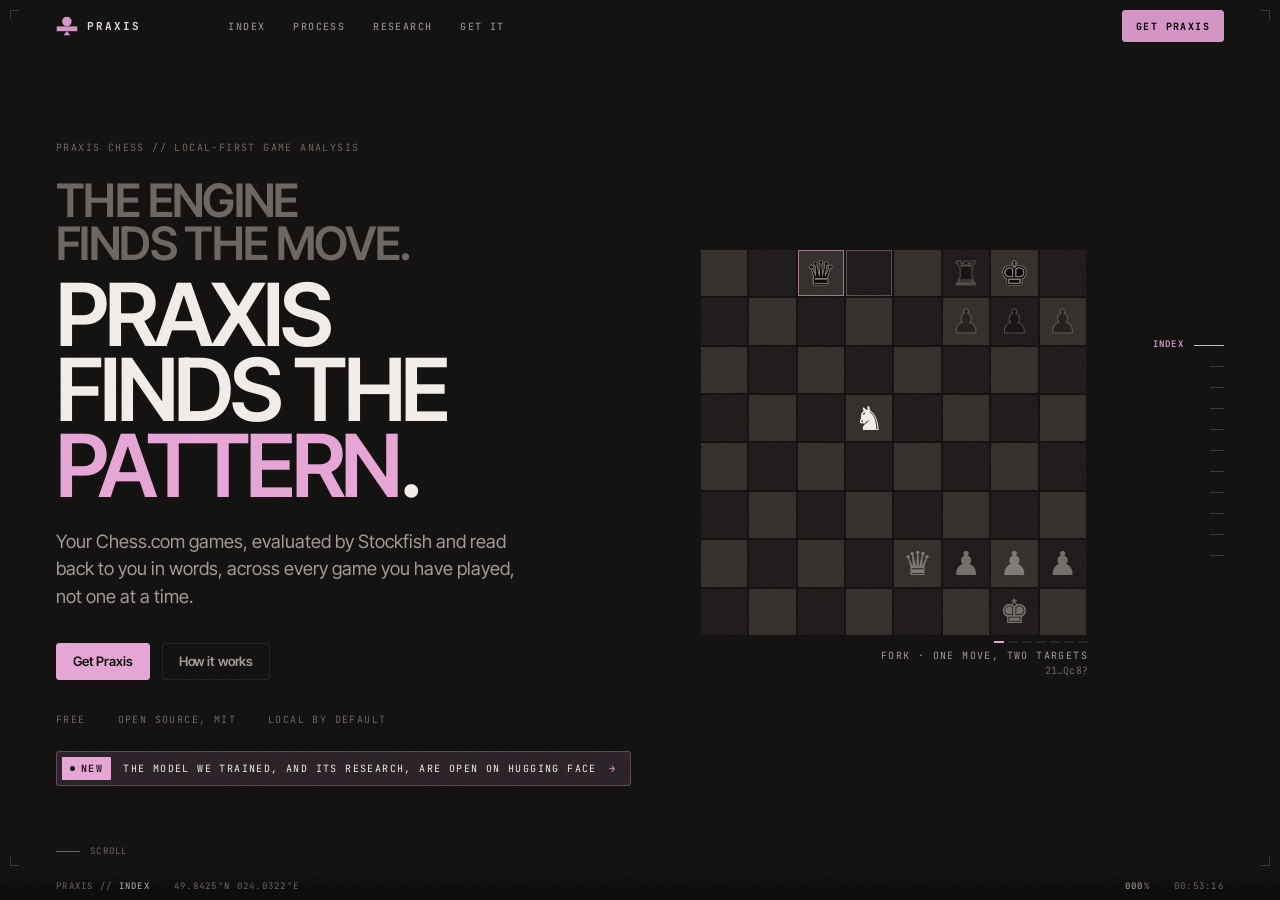
<file: index.html>
<!DOCTYPE html>
<html lang="en">
<head>
<meta charset="UTF-8" />
<meta name="viewport" content="width=device-width, initial-scale=1, viewport-fit=cover" />
<title>Praxis Chess · the engine finds the move, Praxis finds the pattern</title>
<meta name="description" content="Praxis Chess evaluates your Chess.com games with Stockfish, checks every diagnosis against the engine's evidence, explains it with local language models, and turns your mistakes into patterns and drills. Runs on your machine; open source, with the model it trained open on Hugging Face." />
<meta name="color-scheme" content="dark" />
<meta name="theme-color" content="#121110" />
<link rel="canonical" href="https://praxis-chess.github.io/" />

<link rel="icon" href="/assets/favicon.svg" type="image/svg+xml" />
<link rel="icon" href="/assets/favicon-32.png" sizes="32x32" type="image/png" />
<link rel="apple-touch-icon" href="/assets/favicon-180.png" />

<!-- THE OG URLS ARE ABSOLUTE, AND THAT IS NOT A STYLE CHOICE. Every crawler
     fetches og:image from THEIR server, where a relative path resolves
     against nothing. tools/check.py fails the build if one goes relative or
     if the four stop agreeing on a domain. -->
<meta property="og:type" content="website" />
<meta property="og:site_name" content="Praxis Chess" />
<meta property="og:title" content="Praxis Chess · find the pattern, not just the move" />
<meta property="og:description" content="Every game you have played, read back to you." />
<meta property="og:url" content="https://praxis-chess.github.io/" />
<meta property="og:image" content="https://praxis-chess.github.io/assets/og-image.png" />
<meta property="og:image:type" content="image/png" />
<meta property="og:image:width" content="1200" />
<meta property="og:image:height" content="630" />
<meta property="og:image:alt" content="A cropped chessboard with one square marked in orchid." />
<meta name="twitter:card" content="summary_large_image" />
<meta name="twitter:title" content="Praxis Chess · find the pattern, not just the move" />
<meta name="twitter:description" content="Every game you have played, read back to you." />
<meta name="twitter:image" content="https://praxis-chess.github.io/assets/og-image.png" />

<link rel="preconnect" href="https://fonts.googleapis.com" />
<link rel="preconnect" href="https://fonts.gstatic.com" crossorigin />
<link href="https://fonts.googleapis.com/css2?family=Inter+Tight:wght@400;500;600;700&family=JetBrains+Mono:wght@400;500;700&display=swap" rel="stylesheet" />

<link rel="stylesheet" href="css/base.css" />
<link rel="stylesheet" href="css/site.css" />
<!-- LAST, and that is the point: every rule in it overrides one above at
     equal specificity, so load order is what makes the phone build win. -->
<link rel="stylesheet" href="css/mobile.css" />

<!-- SITE:PREPAINT — identical on every page. Runs before the first paint. -->
<script>
(function () {
  var d = document.documentElement;
  /* WHICH BUILD. Ask the stylesheet, do not re-derive: css/mobile.css sets
     --build inside its own media query and the three sheets above are
     render-blocking, so the answer is already available here. Deciding it
     from a module instead flashes the desktop composition on a phone before
     collapsing it. ?desktop forces the full build on a phone, which is how
     the desktop layout stays testable there. */
  var narrow = (getComputedStyle(d).getPropertyValue('--build').trim() === 'mobile')
            || (window.matchMedia && window.matchMedia('(max-width:760px)').matches);
  if (narrow && !/[?&]desktop(&|=|$)/.test(location.search)) d.className += ' is-mobile';

  /* The reveal exists only on the phone build — on the desktop build the
     scenes are choreographed against the scroll accumulator instead. Setting
     the class here rather than from js/reveal.js is what prevents a flash of
     content that then hides itself. js/boot.js withdraws it if the module
     fails to mount, so the worst case is a page with no transitions. */
  var reduced = window.matchMedia
    && window.matchMedia('(prefers-reduced-motion:reduce)').matches;
  if (narrow && !reduced) d.className += ' has-reveal';
})();
</script>
<!-- /SITE:PREPAINT -->
</head>
<body data-page="home">

<div class="grain" aria-hidden="true"></div>
<a class="skip" href="#main">Skip to content</a>


<!-- SITE:HEADER -->
<header class="hdr">
  <div class="hdr__inner">
    <a class="brand" href="/" aria-label="Praxis Chess, home">
      <img src="/assets/logo.svg" alt="" width="22" height="20" />
      <span>Praxis</span>
    </a>
    <nav class="nav" aria-label="Primary">
      <a class="nav__link" data-nav="home" href="/#hero">Index</a>
      <a class="nav__link" data-nav="pipeline" href="/#pipeline">Process</a>
      <a class="nav__link" data-nav="research" href="/#research">Research</a>
      <a class="nav__link" data-nav="download" href="/#download">Get it</a>
    </nav>
    <div class="hdr__actions">
      <a class="btn btn--solid" href="/#download">Get Praxis</a>
      <button class="burger" type="button" data-burger aria-expanded="false"
              aria-controls="menu" aria-label="Open menu"><span></span></button>
    </div>
  </div>
</header>

<!-- PHONE ONLY. css/mobile.css hides this outright at 761px and up, so it is
     the one piece of markup the phone build owns outright. It opens BELOW
     the masthead, so the burger (now a cross) stays where the thumb left it,
     and the numbers count the list itself: section labels on the phone drop
     theirs, so there is no second numbering for these to disagree with. -->
<div class="menu" id="menu" data-menu hidden>
  <nav aria-label="Primary, mobile">
    <a class="menu__link" href="/#hero" data-spy="hero">The idea <i>01</i></a>
    <a class="menu__link" href="/#problem" data-spy="problem difference">The gap <i>02</i></a>
    <a class="menu__link" href="/#pipeline" data-spy="pipeline">How it works <i>03</i></a>
    <a class="menu__link" href="/#report" data-spy="report">The report <i>04</i></a>
    <a class="menu__link" href="/#evidence" data-spy="evidence">Evidence <i>05</i></a>
    <a class="menu__link" href="/#practice" data-spy="practice">Practice <i>06</i></a>
    <a class="menu__link" href="/#local" data-spy="local">Where it runs <i>07</i></a>
    <a class="menu__link" href="/#research" data-spy="research">Research <i>08</i></a>
    <a class="menu__link" href="/#download" data-spy="download end">Get Praxis <i>09</i></a>
  </nav>
  <div class="menu__foot">
    <a class="btn btn--solid btn--wide" href="mailto:?subject=Praxis%20Chess&amp;body=Open%20this%20on%20your%20computer%3A%20https%3A%2F%2Fpraxis-chess.github.io%2F" data-share>Get Praxis</a>
    <a class="btn btn--quiet btn--wide" href="https://github.com/Praxis-Chess/Praxis-Chess" target="_blank" rel="noopener">View source</a>
  </div>
</div>
<!-- /SITE:HEADER -->

<main id="main" tabindex="-1">
  <div class="stage">
    <div class="track" data-track>

      <!-- ================================================================
           01 · HERO
           =============================================================== -->
      <section class="scene" id="hero" data-len="1.3" aria-label="Praxis Chess">
        <div class="scene__pin">
          <div class="scene__in scene__in--wide">
            <div class="hero">
              <div class="hero__say">
                <p class="micro-label hero__eyebrow">Praxis Chess <span class="dim2">//</span> local-first game analysis</p>
                <!-- TWO SIZES, AND THAT IS THE ARGUMENT. The engine's half is
                     set smaller and dimmer; the Praxis half is the one that
                     gets the scale. Setting both at the same size gave equal
                     weight to a sentence the page exists to disagree with. -->
                <h1 class="t-big dim2">The engine<br />finds the move.</h1>
                <p class="t-mega hero__l2" style="margin-top:.12em">Praxis<br />finds the <span class="pink">pattern</span>.</p>
                <p class="t-read m-cut" style="margin-top:var(--s-5)">
                  Your Chess.com games, evaluated by Stockfish and read back to you
                  in words, across every game you have played, not one at a time.
                </p>
                <p class="t-read m-only" hidden style="margin-top:var(--s-5)">
                  Stockfish reads every game you have played. Praxis tells you
                  what they keep saying.
                </p>
                <!-- ON A PHONE THE PRIMARY ACTION IS THE ONE A PHONE CAN DO.
                     Praxis runs from source on a computer, so "Get Praxis"
                     from a phone led to a section that said so and stopped.
                     The phone's solid button hands the link to the share
                     sheet instead (js/phone.js), so it can be opened where it
                     can actually be installed. The wrapper, not the button,
                     carries [hidden]: .btn sets display, which beats the
                     attribute, and would show it on desktop. -->
                <div class="hero__cta">
                  <span class="m-only" hidden><a class="btn btn--solid" href="mailto:?subject=Praxis%20Chess&amp;body=Open%20this%20on%20your%20computer%3A%20https%3A%2F%2Fpraxis-chess.github.io%2F" data-share>Get Praxis</a></span>
                  <a class="btn btn--solid m-cut" href="/#download">Get Praxis</a>
                  <a class="btn btn--quiet" href="/#pipeline">How it works</a>
                </div>
                <div class="hero__meta">
                  <span class="micro-label">Free</span>
                  <span class="micro-label">Open source, MIT</span>
                  <span class="micro-label">Local by default</span>
                </div>
                <!-- The first screen is where a visitor from a post decides
                     whether to scroll, and the trained model is the newest thing
                     here, so it is shown on every width; on a phone it sits full
                     width under the claims, as a tap-sized strip. -->
                <a class="hero__new micro-label" href="/#research"><span class="hero__new-tag">New</span><span class="hero__new-txt"><span class="m-cut">The model we trained, and its research, are open on Hugging Face</span><span class="m-only" hidden>Our model and its research are on Hugging Face</span></span><span class="hero__new-go" aria-hidden="true">→</span></a>
              </div>

              <div class="hero__shot">
                <!-- THE IDEA, AS A REEL. js/heroboard.js plays seven tactics in
                     turn: a fork, a hanging piece, a skewer, a pin, a back-rank
                     mate, a discovered check and removing the defender. Each is
                     a mistake, the move that punishes it, and the motif's shape
                     locking in on the board. Every position is a real, legal one
                     and every tactic works against any defence (tools/check-hero.js
                     proves it with chess.js). The caption below is the fork's, so
                     the board makes sense with JavaScript off, and the fork's last
                     frame is what reduced motion shows. -->
                <div class="pboard" data-pboard role="img"
                     aria-label="Animated examples on a chessboard: seven tactics, one after another. A knight fork, a queen taking an unguarded knight, a rook skewer, a pin, a back-rank mate, a discovered check, and removing the defender. Each shows the mistake that allows it, the move that punishes it, and what it wins."></div>
                <p class="micro-label pboard__read" aria-hidden="true">
                  <span class="pboard__ticks" data-pboard-ticks></span>
                  <span class="pboard__l" data-pboard-l1>Fork &middot; one move, two targets</span>
                  <span class="pboard__l" data-pboard-l2><span class="pboard__san">21&hellip;Qc8? 22.Ne7+! Kh8 23.Nxc8</span></span>
                </p>
              </div>
            </div>
          </div>
        </div>
      </section>

      <!-- ================================================================
           02 · THE PROBLEM
           One move becomes many becomes one pattern. The motion here IS the
           argument: the accumulation is what Praxis actually does.
           =============================================================== -->
      <section class="scene" id="problem" data-len="2.4" aria-label="The gap">
        <div class="scene__pin">
          <div class="scene__in scene__in--wide">
            <p class="rule" style="margin-bottom:var(--s-6)"><span><span class="rule__n">02 / </span>The gap</span></p>

            <div class="prob__stage">

              <!-- THE CROSS-FADE GROUP.
                   (a), (b) and (c) are three absolute layers stacked on one
                   another, because the scene's whole argument is one dissolving
                   into the next. They live in their own box so that the
                   counters underneath can sit in normal flow: when both were
                   absolute inside .prob__stage, the centred payoff and the
                   bottom-anchored counters were free to occupy the same pixels,
                   and on a 700px-tall window they overlapped by 21px. Flow
                   cannot overlap, so this cannot come back. -->
              <div class="prob__over">

              <!-- (a) one move, alone -->
              <div class="prob__one at at--out" style="--s0:.13;--inv:6">
                <p class="micro-label m-cut">Example <span class="dim2">//</span> game 412 <span class="dim2">//</span> rapid 10+0 <span class="dim2">//</span> move 30</p>
                <!-- THE HEADLINE IS THE CONSEQUENCE, NOT THE NOTATION.
                     This used to be the move itself set at display size, which
                     is the single most important line in the scene and is
                     unreadable to anyone who has not played chess seriously:
                     it is a piece, a capture and a square compressed into four
                     characters. A visitor who does not decode it is told
                     nothing at all, and this is the beat the whole section is
                     built on.

                     So the sentence gets the scale and the notation moves
                     underneath it. Nothing is lost by that - the move, the
                     evaluation swing, the severity and the clock are all still
                     on screen, in the monospace the rest of the page uses for
                     instrument readings. It reads the way the product works:
                     the engine hands you `Bxf6 -7.4`, and the plain meaning of
                     that is what you actually needed. -->
                <p class="t-big prob__said" style="margin-top:var(--s-3)">You just lost a rook.</p>
                <p class="mvf mvf--lg" style="justify-content:center;margin-top:var(--s-4)">
                  <b>30…Bxf6</b><i>eval</i><b>0.0 → −7.4</b><s>blunder</s><i>0:24 left</i>
                </p>
                <p class="t-note m-cut" style="margin-top:var(--s-4);max-width:34ch">
                  An engine can tell you this move was wrong. It is right, it is
                  instant, and by your next game you have forgotten it.
                </p>
              </div>

              <!-- (b) the same mistake, over and over.
                   The caption exists because these rows are unreadable to
                   anyone who has not used an engine before: eighteen lines of
                   `g412 Bxf6 −7.4` are a game number, a move and a score, and
                   saying so once costs a line and makes the whole grid land. -->
              <div class="prob__many at at--out" style="--s0:.64;--inv:9">
                <p class="prob__key at at--fade" style="--s0:.17;--inv:12">
                  One pattern, different moves <span class="dim2">//</span>
                  game <span class="dim2">·</span> move <span class="dim2">·</span> what it cost you
                </p>
                <p class="mvf at" style="--s0:.20;--inv:9"><i>g412</i><b>Bxf6</b><s>−7.4</s></p>
                <p class="mvf at" style="--s0:.22;--inv:9"><i>g398</i><b>Nxe4</b><s>−1.9</s></p>
                <p class="mvf at" style="--s0:.24;--inv:9"><i>g377</i><b>Bxc3</b><s>−2.6</s></p>
                <p class="mvf at" style="--s0:.26;--inv:9"><i>g361</i><b>Nxd4</b><s>−3.1</s></p>
                <p class="mvf at" style="--s0:.28;--inv:9"><i>g344</i><b>Qxd5</b><s>−2.0</s></p>
                <p class="mvf at" style="--s0:.30;--inv:9"><i>g330</i><b>Nxb4</b><s>−1.7</s></p>
                <p class="mvf at" style="--s0:.32;--inv:9"><i>g318</i><b>Rxe5</b><s>−2.4</s></p>
                <p class="mvf at" style="--s0:.34;--inv:9"><i>g301</i><b>Nxc6</b><s>−2.8</s></p>
                <p class="mvf at" style="--s0:.36;--inv:9"><i>g288</i><b>Bxf2</b><s>−3.4</s></p>
                <p class="mvf at" style="--s0:.38;--inv:9"><i>g274</i><b>Bxe6</b><s>−2.2</s></p>
                <p class="mvf at" style="--s0:.40;--inv:9"><i>g259</i><b>Qxe4</b><s>−1.8</s></p>
                <p class="mvf at" style="--s0:.42;--inv:9"><i>g241</i><b>Nxf6</b><s>−2.7</s></p>
                <p class="mvf at" style="--s0:.44;--inv:9"><i>g226</i><b>Rxd4</b><s>−2.1</s></p>
                <p class="mvf at" style="--s0:.46;--inv:9"><i>g210</i><b>Nxe5</b><s>−3.0</s></p>
                <p class="mvf at" style="--s0:.48;--inv:9"><i>g197</i><b>Bxd5</b><s>−1.6</s></p>
                <p class="mvf at" style="--s0:.50;--inv:9"><i>g183</i><b>Nxc3</b><s>−2.5</s></p>
                <p class="mvf at" style="--s0:.52;--inv:9"><i>g166</i><b>Qxd4</b><s>−2.9</s></p>
                <p class="mvf at" style="--s0:.54;--inv:9"><i>g151</i><b>Nxd5</b><s>−2.3</s></p>
              </div>

              <!-- (c) what all of it was -->
              <div class="prob__line at at--rise" style="--s0:.70;--inv:5;--rise:26px">
                <div>
                  <p class="micro-label prob__src m-only" hidden>What Praxis writes <span class="dim2">//</span> from a pattern report</p>
                  <p class="t-big" style="max-width:20ch">
                    You recapture into forks when you are under <span class="pink">thirty seconds</span>.
                  </p>
                  <!-- One line of plain English under the payoff. The sentence
                       above is the kind of thing Praxis actually says, and it
                       has to stay in the app's own vocabulary; but a visitor
                       who does not yet know what a fork is reads it as noise,
                       and the whole scene was built to land on it. -->
                  <p class="t-note prob__gloss">
                    A fork is one piece attacking two at once.<span class="m-cut"> An illustration: the
                    Pattern Report writes sentences like this from counts across every analysed game.</span>
                  </p>
                </div>
              </div>

              </div><!-- /.prob__over -->

              <!-- THE COUNTERS, AND WHAT THEY WERE MISSING.
                   These read `1 game / 11 games / 42 games / 97 mistakes` and
                   nothing said what was being counted or why the number grew,
                   so to anyone new they were four figures with no sentence
                   attached. The heading below supplies the sentence once, the
                   labels finish it, and the counters go back to being the
                   evidence rather than the claim.

                   The separators are set between every adjacent pair rather
                   than only at the middle: four numbers with one divider read
                   as two unrelated groups, whereas three dividers read as the
                   single rising progression this actually is. -->
              <div class="prob__count">
                <p class="prob__count-k at at--fade m-cut" style="--s0:.24;--inv:14">
                  The more of your games it reads, the more often it finds the same mistake
                </p>
                <p class="prob__count-k m-only" hidden>One mistake, across your library</p>
                <div class="prob__counters">
                  <span class="met at at--fade" style="--s0:.28;--inv:14">
                    <b class="met__v">1</b><span class="met__l">game read</span></span>
                  <i class="met__sep at at--fade" style="--s0:.34;--inv:14" aria-hidden="true"></i>
                  <span class="met at at--fade" style="--s0:.40;--inv:14">
                    <b class="met__v">11</b><span class="met__l">games read</span></span>
                  <i class="met__sep at at--fade" style="--s0:.46;--inv:14" aria-hidden="true"></i>
                  <span class="met at at--fade" style="--s0:.52;--inv:14">
                    <b class="met__v">42</b><span class="met__l">games read</span></span>
                  <i class="met__sep at at--fade" style="--s0:.58;--inv:14" aria-hidden="true"></i>
                  <span class="met at at--fade" style="--s0:.64;--inv:14">
                    <b class="met__v"><span>97</span></b><span class="met__l">times you made it</span></span>
                </div>
              </div>
            </div>
          </div>
        </div>
      </section>

      <!-- ================================================================
           03 · THE DIFFERENCE
           =============================================================== -->
      <section class="scene" id="difference" data-len="1.8" aria-label="The difference">
        <div class="scene__pin">
          <div class="scene__in scene__in--wide">
            <div class="diff">
              <div class="diff__engine">
                <p class="rule"><span>Standard engine analysis</span></p>
                <div class="diff__list">
                  <p class="mvf at" style="--s0:0.05;--inv:8"><i>5…</i><b>Nxd5</b><i>−0.9</i></p>
                  <p class="mvf at m-cut" style="--s0:0.09;--inv:8"><i>11…</i><b>b5</b><i>−0.6</i></p>
                  <p class="mvf at m-cut" style="--s0:0.13;--inv:8"><i>17…</i><b>h5</b><i>0.0</i></p>
                  <p class="mvf at" style="--s0:0.17;--inv:8"><i>18…</i><b>g6</b><s>−1.7</s></p>
                  <p class="mvf at" style="--s0:0.21;--inv:8"><i>30…</i><b>Bxf6</b><s>−7.4</s></p>
                </div>
                <p class="t-note m-cut" style="margin-top:var(--s-5)">
                  Correct, and finished with you the moment you close the tab. It
                  describes one move in one game.
                </p>
              </div>

              <div class="diff__praxis">
                <p class="t-big at at--rise" style="--s0:.10;--inv:3">
                  An engine tells you<br />that you were wrong.
                </p>
                <p class="t-big pink at at--rise" style="--s0:.26;--inv:3;margin-top:.08em">
                  Rarely why.
                </p>
                <p class="t-read at at--fade m-cut" style="--s0:.40;--inv:4;margin-top:var(--s-5)">
                  You do not lose games one move at a time. You lose them the same
                  way, over and over. Nobody counts, because counting means
                  holding every game you have played open at once.
                </p>
                <p class="t-read m-only" hidden style="margin-top:var(--s-5)">
                  Counting means holding every game open at once.
                </p>
                <div class="diff__shot at at--fade" style="--s0:.44;--inv:3">
                  <figure class="shot shot--tilt-r shot--bleed-r" data-shot="patterns"
                          data-focus="50% 40%"
                          data-alt="The Praxis Pattern Report, shown with demo data: recurring weaknesses across every analysed game, with tactical motifs ranked by how often they occur."></figure>
                </div>
              </div>
            </div>
          </div>
        </div>
      </section>

      <!-- ================================================================
           04 · HOW IT WORKS
           The left column loses rows as you travel; the right names what is
           left. The page does the condensing it is describing.
           THE GAME IS REAL. Scenes 02, 03 and 04 all show one legal game,
           tools/demo-game.json: the reader is Black, every number is
           Stockfish's at depth 18 from Black's side, and the rows that stay
           are exactly the moves Praxis's own rule flags (win% drop of 5, 10,
           20). tools/check-demo.js replays it with chess.js and fails if a
           row here stops matching it.
           =============================================================== -->
      <section class="scene" id="pipeline" data-len="2.4" aria-label="How it works">
        <div class="scene__pin">
          <div class="scene__in scene__in--wide">
            <p class="rule" style="margin-bottom:var(--s-6)"><span><span class="rule__n">03 / </span><span class="m-cut">Six stages. The engine decides; models only put it in words</span><span class="m-only" hidden>Six stages <span class="dim2">//</span> tap one to open it</span></span></p>

            <div class="pipe">
              <div class="pipe__feed">
                <div class="pipe__rows">
                  <p class="mvf at" style="--s0:0.06;--inv:10"><i>1…</i><b>e5</b><i>−0.3</i></p>
                  <p class="mvf at" style="--s0:0.09;--inv:10"><i>2…</i><b>Nc6</b><i>−0.2</i></p>
                  <p class="mvf at" style="--s0:0.12;--inv:10"><i>3…</i><b>Nf6</b><i>−0.3</i></p>
                  <p class="mvf at" style="--s0:0.15;--inv:10"><i>4…</i><b>d5</b><i>−0.2</i></p>
                  <p class="mvf keeps"><i>5…</i><b>Nxd5</b><s class="mild">inaccuracy</s></p>
                  <p class="mvf at" style="--s0:0.18;--inv:10"><i>6…</i><b>Kxf7</b><i>−0.7</i></p>
                  <p class="mvf at" style="--s0:0.21;--inv:10"><i>7…</i><b>Ke6</b><i>−0.7</i></p>
                  <p class="mvf at" style="--s0:0.24;--inv:10"><i>8…</i><b>Nb4</b><i>−0.8</i></p>
                  <p class="mvf at" style="--s0:0.27;--inv:10"><i>9…</i><b>Nxc2+</b><i>0.0</i></p>
                  <p class="mvf keeps"><i>11…</i><b>b5</b><s class="mild">inaccuracy</s></p>
                  <p class="mvf at" style="--s0:0.30;--inv:10"><i>14…</i><b>Qc4+</b><i>−0.7</i></p>
                  <p class="mvf at" style="--s0:0.33;--inv:10"><i>15…</i><b>b4</b><i>+1.2</i></p>
                  <p class="mvf at" style="--s0:0.36;--inv:10"><i>16…</i><b>Ba6</b><i>+1.1</i></p>
                  <p class="mvf keeps"><i>17…</i><b>h5</b><s class="mild">inaccuracy</s></p>
                  <p class="mvf keeps"><i>18…</i><b>g6</b><s>mistake</s></p>
                  <p class="mvf at" style="--s0:0.39;--inv:10"><i>20…</i><b>Qxd4</b><i>−3.3</i></p>
                  <p class="mvf at" style="--s0:0.42;--inv:10"><i>22…</i><b>Bxg5</b><i>−3.7</i></p>
                  <p class="mvf at" style="--s0:0.45;--inv:10"><i>25…</i><b>Kd8</b><i>−3.9</i></p>
                  <p class="mvf at" style="--s0:0.48;--inv:10"><i>28…</i><b>Qxf2+</b><i>−1.9</i></p>
                  <p class="mvf at" style="--s0:0.51;--inv:10"><i>29…</i><b>Rf6</b><i>−1.8</i></p>
                  <p class="mvf keeps"><i>30…</i><b>Bxf6</b><s>blunder</s></p>
                  <p class="mvf at" style="--s0:0.54;--inv:10"><i>33…</i><b>Bd8</b><i>−10.0</i></p>
                  <p class="mvf at" style="--s0:0.57;--inv:10"><i>1–0</i><b>Resigned</b><i></i></p>
                </div>
              </div>

              <div class="pipe__stages">
                <div class="pipe__stage at" style="--s0:.02;--inv:8">
                  <span class="pipe__n">01</span><span class="pipe__t">Sync</span>
                  <p class="pipe__b">Every game from your Chess.com archives, month by month, skipping months already fetched. You choose which speeds get analysed; rapid by default.</p>
                </div>
                <div class="pipe__stage at" style="--s0:.15;--inv:8">
                  <span class="pipe__n">02</span><span class="pipe__t">Evaluate</span>
                  <p class="pipe__b">A quick Stockfish pass over every position, then a deeper search with three candidate lines on each flagged move.</p>
                </div>
                <div class="pipe__stage at" style="--s0:.28;--inv:8">
                  <span class="pipe__n">03</span><span class="pipe__t">Flag</span>
                  <p class="pipe__b">The drop in winning chances sets the severity: inaccuracy, mistake or blunder. Arithmetic, with the clock reading attached. No model is asked.</p>
                </div>
                <div class="pipe__stage at" style="--s0:.41;--inv:8">
                  <span class="pipe__n">04</span><span class="pipe__t">Verify</span>
                  <p class="pipe__b">Each mistake gets an evidence graph of engine facts. Hand-written rules name the cause, and a checker passes every claim before it is marked verified.</p>
                </div>
                <div class="pipe__stage at" style="--s0:.54;--inv:8">
                  <span class="pipe__n">05</span><span class="pipe__t">Explain</span>
                  <p class="pipe__b">A model trained for Praxis writes a sentence on each diagnosed mistake. It is handed the engine's verdict, never asked for one, and shown only when a checker passes every claim.</p>
                </div>
                <div class="pipe__stage at" style="--s0:.67;--inv:8">
                  <span class="pipe__n">06</span><span class="pipe__t">Aggregate</span>
                  <p class="pipe__b">Mistakes become a pattern report, a weekly plan and drills from your own positions. Every figure in them is computed in code.</p>
                </div>

                <div class="prob__counters" style="position:static;margin-top:var(--s-6)">
                  <span class="met at at--fade" style="--s0:.05;--inv:12">
                    <b class="met__v">100</b><span class="met__l">ms per position</span></span>
                  <span class="met at at--fade" style="--s0:.35;--inv:12">
                    <b class="met__v">18</b><span class="met__l">depth per mistake</span></span>
                  <span class="met at at--fade" style="--s0:.60;--inv:12">
                    <b class="met__v">2</b><span class="met__l">local models</span></span>
                  <span class="met at at--fade" style="--s0:.80;--inv:12">
                    <b class="met__v"><span>5·10·20</span></b><span class="met__l" title="Points of winning chance lost: 5 inaccuracy, 10 mistake, 20 blunder">win-% drop sets severity</span></span>
                </div>
              </div>
            </div>
          </div>
        </div>
      </section>

      <!-- ================================================================
           05 · THE REPORT
           =============================================================== -->
      <section class="scene" id="report" data-len="1.8" aria-label="The report">
        <div class="scene__pin">
          <div class="scene__in scene__in--wide">
            <div class="rep">
              <div class="rep__shot at at--fade" style="--s0:0;--inv:4">
                <figure class="shot" data-shot="report" data-focus="50% 50%" data-inspect="45% 18%"
                        data-alt="Praxis game analysis, shown with demo data: a mistake with its severity and the engine's better move."></figure>
              </div>

              <div class="rep__frags">
                <p class="rep__frag at at--rise" style="--s0:.10;--inv:9">
                  <b>14<span class="pink">×</span></b><span>Blunder</span></p>
                <p class="rep__frag at at--rise" style="--s0:.20;--inv:9">
                  <b>11<span class="pink">×</span></b><span>Hangs a piece</span></p>
                <p class="rep__frag at at--rise" style="--s0:.30;--inv:9">
                  <b>9<span class="pink">×</span></b><span>Positional</span></p>
              </div>

              <!-- A second capture, overlapping the first at the corner. Ask
                   Prax is the answer to the question this whole scene is
                   about, so it belongs in the picture rather than in a
                   separate section of its own. -->
              <div class="rep__ask at at--rise m-cut" style="--s0:.34;--inv:6;--rise:28px">
                <figure class="shot shot--panel shot--tilt-r" data-shot="ask"
                        data-focus="50% 60%"
                        data-alt="Ask Prax, shown with demo data: a question about the player's games answered with the evidence rows it was drawn from."></figure>
              </div>

              <div class="rep__say at at--rise" style="--s0:.46;--inv:3;--rise:22px">
                <p class="t-big">One mistake<br />is an accident.</p>
                <p class="t-big pink" style="margin-top:.06em">Eleven is a habit.</p>
                <p class="t-note m-cut" style="margin-top:var(--s-4)">
                  Counted across every analysed game. Severity comes from the engine;
                  the motif labels and the written summary come from the local model.
                </p>
              </div>
            </div>
          </div>
        </div>
      </section>

      <!-- ================================================================
           06 · EVIDENCE
           What is computed, what is checked, and what a model is allowed to
           say. Same two-column composition as 08 · LOCAL, on purpose: both
           scenes are lists of facts about where an answer comes from.
           =============================================================== -->
      <section class="scene" id="evidence" data-len="1.6" aria-label="Evidence">
        <div class="scene__pin">
          <div class="scene__in scene__in--wide">
            <div class="local">
              <div>
                <p class="rule" style="margin-bottom:var(--s-5)"><span><span class="rule__n">05 / </span>Evidence</span></p>
                <h2 class="t-big">A claim needs<br />a fact <span class="pink">behind it</span>.</h2>
                <p class="t-read m-cut" style="margin-top:var(--s-5)">
                  Language models write fluent chess nonsense. So Praxis computes the
                  facts first, from the board and the engine, and checks what a model
                  says against them. Ask Prax, the assistant, answers questions about
                  your games only from what its tools return, and says so when they
                  return nothing.
                </p>
                <p class="t-read m-only" hidden style="margin-top:var(--s-5)">
                  Facts are computed from the board and the engine first. What a model
                  says is checked against them.
                </p>
              </div>

              <div class="arch">
                <div class="arch__row at" style="--s0:.05;--inv:9">
                  <span class="arch__k">Severity</span>
                  <span class="arch__v">Win-probability drop, computed</span>
                  <span class="arch__p">no model</span>
                </div>
                <div class="arch__row at" style="--s0:.12;--inv:9">
                  <span class="arch__k">Cause</span>
                  <span class="arch__v">Rules over an evidence graph, every claim checked</span>
                  <span class="arch__p">verified</span>
                </div>
                <div class="arch__row m-cut at" style="--s0:.19;--inv:9">
                  <span class="arch__k">Commentary</span>
                  <span class="arch__v">Optional trained model, shown only if every claim passes</span>
                  <span class="arch__p">optional</span>
                </div>
                <div class="arch__row at" style="--s0:.26;--inv:9">
                  <span class="arch__k">Ask Prax</span>
                  <span class="arch__v m-cut">12 read-only tools over your games; figures cite the call they came from</span><span class="arch__v m-only" hidden>Answers from tools, with citations</span>
                  <span class="arch__p">grounded</span>
                </div>
                <div class="arch__row m-cut at" style="--s0:.33;--inv:9">
                  <span class="arch__k">No evidence</span>
                  <span class="arch__v">A factual answer with nothing behind it is refused, not guessed</span>
                  <span class="arch__p">refuses</span>
                </div>
                <div class="arch__row arch__row--out at" style="--s0:.40;--inv:9">
                  <span class="arch__k">Web</span>
                  <span class="arch__v m-cut">General chess questions only; never offered for questions about your games</span><span class="arch__v m-only" hidden>General questions only</span>
                  <span class="arch__p">off by default</span>
                </div>
                <p class="micro-label" style="margin-top:var(--s-4)">
                  Checks catch false claims <span class="dim2">//</span> not a misleading
                  choice of true ones
                </p>
              </div>
            </div>
          </div>
        </div>
      </section>

      <!-- ================================================================
           07 · FROM ANALYSIS TO PRACTICE
           Five captures, introduced one at a time, overlapping.
           =============================================================== -->
      <section class="scene" id="practice" data-len="2.6" aria-label="From analysis to practice">
        <div class="scene__pin">
          <div class="scene__in scene__in--wide">
            <p class="rule" style="margin-bottom:var(--s-5)"><span><span class="rule__n">06 / </span>Analysis becomes practice<span class="m-cut"> <span class="dim2">//</span> screens show demo data</span></span></p>

            <div class="prac">
              <!-- EACH CAPTURE AND ITS WORD ARE ONE CELL.

                   On the desktop build these ten elements are absolutely
                   positioned against .prac and deliberately overlap, so the
                   pairing is made by where things sit. The phone stacks them,
                   and a caption that reads as a caption on a wide canvas reads
                   as an orphaned line underneath a picture on a narrow one -
                   "Your weakness" floating between two screenshots belongs to
                   neither of them.

                   The wrapper is inert on desktop: it is position:static with
                   no transform, filter or z-index, so it creates no stacking
                   context and no containing block, and its absolutely
                   positioned children still resolve against .prac exactly as
                   before. It has zero flow height there. css/mobile.css turns
                   it into a box. -->
              <div class="prac__cell m-cut">
                <div class="prac__step prac__step--1 at rc" style="--s0:.02;--inv:7;--r0:.18;--rinv:8">
                  <figure class="shot shot--panel shot--tilt" data-shot="today"
                          data-alt="The Praxis Today screen, shown with demo data: the day's focus, the drill deck counters and the weekly practice streak."></figure>
                </div>
                <p class="prac__word at" style="--s0:.05;--inv:7;left:36%;top:6%">Your games</p>
              </div>

              <div class="prac__cell">
                <div class="prac__step prac__step--2 at rc" style="--s0:.18;--inv:7;--r0:.36;--rinv:8">
                  <figure class="shot shot--tall" data-shot="patterns-tall" data-focus="50% 28%"
                          data-alt="The Praxis Pattern Report, shown with demo data: recurring weaknesses and the mistakes behind them."></figure>
                </div>
                <p class="prac__word pink at" style="--s0:.22;--inv:7;right:34%;top:20%">Your weakness</p>
              </div>

              <div class="prac__cell">
                <div class="prac__step prac__step--3 at rc" style="--s0:.36;--inv:7;--r0:.54;--rinv:8">
                  <figure class="shot shot--wide shot--tilt-r" data-shot="drill"
                          data-alt="A Praxis drill, shown with demo data: a position from one of your own mistakes, replayed, on a spaced-repetition schedule."></figure>
                </div>
                <p class="prac__word at" style="--s0:.40;--inv:7;left:3%;top:52%">Your drill</p>
              </div>

              <div class="prac__cell m-cut">
                <div class="prac__step prac__step--4 at rc" style="--s0:.54;--inv:7;--r0:.72;--rinv:8">
                  <figure class="shot shot--panel" data-shot="play"
                          data-alt="Praxis Play and Improve, shown with demo data: an opponent built from your own games, with the counts behind each choice."></figure>
                </div>
                <p class="prac__word at" style="--s0:.58;--inv:7;right:33%;bottom:22%">Your next game</p>
              </div>

              <div class="prac__cell m-cut">
                <div class="prac__step prac__step--5 at" style="--s0:.72;--inv:7">
                  <figure class="shot shot--wide" data-shot="insights"
                          data-alt="The Praxis Insights screen, shown with demo data: a per-game accuracy trend with a ten-game rolling average, winning-position conversion, and the tactical motifs most often missed."></figure>
                </div>
                <p class="prac__word pink at" style="--s0:.76;--inv:7;left:46%;bottom:3%">Your improvement</p>
              </div>
            </div>
            <p class="micro-label prac__note m-only" hidden>Screens show demo data</p>
          </div>
        </div>
      </section>

      <!-- ================================================================
           07 · LOCAL
           =============================================================== -->
      <section class="scene" id="local" data-len="1.4" aria-label="Where it runs">
        <div class="scene__pin">
          <div class="scene__in scene__in--wide">
            <div class="local">
              <div>
                <p class="rule" style="margin-bottom:var(--s-5)"><span><span class="rule__n">07 / </span>Where it runs</span></p>
                <h2 class="t-mega">On your<br />machine.<br /><span class="pink">By default.</span></h2>
                <p class="t-read m-cut" style="margin-top:var(--s-5)">
                  The engine, the models and the database are processes on your
                  computer. No account, no upload, nothing to cancel. Two optional
                  features reach out, and both stay off until you switch them on: web
                  research for general chess questions, and a cloud model provider.
                </p>
                <p class="t-read m-only" hidden style="margin-top:var(--s-5)">
                  Every part of it is a process on your computer. Web research and
                  cloud models are optional and off by default.
                </p>
              </div>

              <div class="arch">
                <div class="arch__row m-cut at" style="--s0:.05;--inv:9">
                  <span class="arch__k">Backend</span>
                  <span class="arch__v">Spring Boot · orchestration and the API</span>
                  <span class="arch__p">:8086</span>
                </div>
                <div class="arch__row at" style="--s0:.12;--inv:9">
                  <span class="arch__k m-cut">Engine</span><span class="arch__k m-only" hidden>Move checker</span>
                  <span class="arch__v m-cut">Stockfish · a child process on UCI</span><span class="arch__v m-only" hidden>Stockfish finds your mistakes</span>
                  <span class="arch__p m-cut">subprocess</span><span class="arch__p m-only" hidden>on your computer</span>
                </div>
                <div class="arch__row at" style="--s0:.19;--inv:9">
                  <span class="arch__k m-cut">Model</span><span class="arch__k m-only" hidden>Explanations</span>
                  <span class="arch__v m-cut">Ollama · a 4B model for Ask Prax, a trained 2B for checked commentary</span><span class="arch__v m-only" hidden>A local AI explains them in plain words</span>
                  <span class="arch__p m-cut">:11434</span><span class="arch__p m-only" hidden>on your computer</span>
                </div>
                <div class="arch__row m-cut at" style="--s0:.26;--inv:9">
                  <span class="arch__k">Database</span>
                  <span class="arch__v">PostgreSQL · games, mistakes, patterns</span>
                  <span class="arch__p">:5432</span>
                </div>
                <div class="arch__row m-cut at" style="--s0:.33;--inv:9">
                  <span class="arch__k">Interface</span>
                  <span class="arch__v">React · six screens and Settings</span>
                  <span class="arch__p">:5173</span>
                </div>
                <div class="arch__row arch__row--out at" style="--s0:.42;--inv:9">
                  <span class="arch__k m-cut">Outbound</span><span class="arch__k m-only" hidden>Internet</span>
                  <span class="arch__v m-cut">Chess.com archives · your username, read-only</span><span class="arch__v m-only" hidden>Only to download your Chess.com games</span>
                  <span class="arch__p m-cut">the only one by default</span><span class="arch__p m-only" hidden>nothing uploaded</span>
                </div>
                <p class="micro-label m-cut" style="margin-top:var(--s-4)">
                  0 bytes uploaded by default <span class="dim2">//</span> optional:
                  web search, cloud models
                </p>
              </div>
            </div>
          </div>
        </div>
      </section>

      <!-- ================================================================
           09 · RESEARCH
           The numbers are the published ones (reports/public_test_v1.json in
           the Praxis repo). The verdict line is part of the result, not a
           footnote: by its own pre-registered rules the model did not ship.
           =============================================================== -->
      <section class="scene" id="research" data-len="1.6" aria-label="Research">
        <div class="scene__pin">
          <div class="scene__in scene__in--wide">
            <div class="dlg">
              <div>
                <p class="rule" style="margin-bottom:var(--s-5)"><span><span class="rule__n">08 / </span>Research</span></p>
                <h2 class="t-big">99.7% of its claims true.<br />We still ship the <span class="pink">rules</span>.</h2>
                <p class="t-note m-cut" style="margin-top:var(--s-4)">
                  Qwen3.5 2B and 4B, fine-tuned with LoRA on the same answers, with
                  only the input changing: the bare board, engine numbers, a flat fact
                  list, or the full evidence graph. Hypotheses and ship rules were fixed
                  and tagged before training.
                </p>
                <div class="prob__counters" style="position:static;margin-top:var(--s-5)">
                  <span class="met at at--fade" style="--s0:.10;--inv:12">
                    <b class="met__v">99.7%</b><span class="met__l">true claims, 2B with the graph</span></span>
                  <span class="met at at--fade" style="--s0:.25;--inv:12">
                    <b class="met__v">34.8%</b><span class="met__l">same model, board only</span></span>
                  <span class="met at at--fade" style="--s0:.40;--inv:12">
                    <b class="met__v"><span>78%</span></b><span class="met__l">answers pass every check</span></span>
                </div>
                <p class="t-note m-only" hidden style="margin-top:var(--s-5)">
                  Tested on 838 unseen positions. In Praxis it writes optional
                  commentary, shown only when every claim checks out.
                </p>
                <p class="t-note m-cut" style="margin-top:var(--s-5)">
                  838 held-out Lichess positions. By its own pre-registered rules the
                  model did not replace the hand-written rules; in Praxis it writes an
                  optional commentary, shown only when every claim passes the checker.
                </p>
              </div>

              <div>
                <div class="dl__rows">
                  <a class="dl__row" href="https://huggingface.co/collections/praxis-chess/praxis-chess-lora-v1" target="_blank" rel="noopener">
                    <span class="dl__i">01</span>
                    <span class="dl__n">Models on Hugging Face</span>
                    <span class="dl__m">Adapters, GGUFs, dataset, every answer</span>
                    <span class="dl__go">Open →</span>
                  </a>
                  <a class="dl__row" href="https://github.com/Praxis-Chess/Praxis-Chess/blob/lora-v1.0/training/reports/writeup_v1.md" target="_blank" rel="noopener">
                    <span class="dl__i">02</span>
                    <span class="dl__n">Write-up</span>
                    <span class="dl__m">Method, results, limitations</span>
                    <span class="dl__go">Read →</span>
                  </a>
                  <a class="dl__row m-cut" href="https://github.com/Praxis-Chess/Praxis-Chess/blob/lora-v1.0/training/REPRODUCE.md" target="_blank" rel="noopener">
                    <span class="dl__i">03</span>
                    <span class="dl__n">Reproduce</span>
                    <span class="dl__m">Re-score with no GPU, or rerun the table</span>
                    <span class="dl__go">Guide →</span>
                  </a>
                </div>
                <p class="micro-label m-cut" style="margin-top:var(--s-5)">
                  Qwen3.5-2B + LoRA <span class="dim2">//</span> Apache-2.0
                  <span class="dim2">//</span> 95% CI 99.6–99.9 <span class="dim2">//</span>
                  4B: 99.7% true, 86.8% pass
                </p>
              </div>
            </div>
          </div>
        </div>
      </section>

      <!-- ================================================================
           09 · INSTALL
           What Docker does, drawn as it happens. On the desktop build the
           scene's own --p drives the timeline: each bar fills in order, and
           its LENGTH is its share of the real download, so the chart is also
           the answer to "where do the 3.8 GB go". It is labelled as a
           timeline, not a live installer, because it is not one.
           js/install.js only re-times it when a toggle changes; the motion
           itself is CSS. Without JS the defaults below are complete.
           On a phone: four static steps and one stacked bar.
           =============================================================== -->
      <section class="scene" id="download" data-len="2.2" aria-label="Install">
        <div class="scene__pin">
          <div class="scene__in scene__in--wide">
            <div class="dlg">
              <div>
                <p class="rule" style="margin-bottom:var(--s-5)"><span><span class="rule__n">09 / </span><span class="m-cut">Install</span><span class="m-only" hidden>Get Praxis</span></span></p>
                <h2 class="t-big">Three commands.<br /><span class="pink">Docker</span> does the rest.</h2>
                <p class="t-note m-cut" style="margin-top:var(--s-4)">
                  No Java, Node or chess engine to install. Docker builds Praxis with
                  Stockfish 19 inside, downloads the models, and serves it on this
                  computer only. No account: open it and enter your Chess.com username.
                </p>
                <p class="t-note m-only" hidden style="margin-top:var(--s-4)">
                  Praxis runs on a computer, with Docker. Send yourself the link and
                  set it up there. No account; only your Chess.com username.
                </p>

                <!-- PHONE: five numbered steps on a line, so it reads as a sequence and
                     not a spec table. Since v1.4.0 there is one model set; the options
                     (a larger report writer, no commentary) are a line in docker/.env. -->
                <ol class="ins-m m-only" hidden aria-label="Install steps">
                  <li><b>1</b><div><p class="ins-m__t">Install Docker Desktop</p><p class="ins-m__d">Free, from docker.com</p></div></li>
                  <li><b>2</b><div><p class="ins-m__t">Download Praxis</p><p class="ins-m__d">Get the code from GitHub</p></div></li>
                  <li><b>3</b><div><p class="ins-m__t">The models download on first start</p>
                    <div class="ins-m__sets">
                      <div class="ins-m__set is-def">
                        <p class="ins-m__k">Two models</p>
                        <p class="ins-m__gb">3.8 GB</p>
                        <span class="ins-m__bar" role="img" aria-label="Two models: 2.5 and 1.3 GB"><i style="flex:2.5"></i><i style="flex:1.27"></i></span>
                        <p class="ins-m__d">Reports and Ask Prax, plus checked commentary</p>
                      </div>
                    </div>
                    <p class="ins-m__d">Optional, in <span class="mono">docker/.env</span>: a larger report writer (+4.7 GB) or no commentary (−1.3 GB).</p></div></li>
                  <li><b>4</b><div><p class="ins-m__t">Start it with one command</p><code class="ins-m__cmd">docker compose -f docker/compose.yaml up -d <span class="nw">--build</span></code></div></li>
                  <li><b>5</b><div><p class="ins-m__t">Open localhost:8086</p><p class="ins-m__d">Enter your Chess.com username. That is all.</p></div></li>
                </ol>

                <div class="m-cut" style="margin-top:var(--s-6)">
                  <details class="faq__i">
                    <summary class="faq__q">Does any of my data leave the machine? <i>+</i></summary>
                    <p class="faq__a">Not by default. The only outbound requests are to the
                      public Chess.com archive for games under your own username, and the
                      one-time model downloads. No account, no telemetry. Web research and a
                      cloud model provider are optional, off until you configure them, and a
                      cloud provider receives the positions it is asked about.</p>
                  </details>
                  <details class="faq__i">
                    <summary class="faq__q">Do I need a GPU? <i>+</i></summary>
                    <p class="faq__a">It helps. With an NVIDIA card, add the GPU file shown
                      under Windows · Linux. Docker on a Mac cannot use the GPU, so on a Mac
                      the models run in Ollama installed natively. Without a GPU the models
                      run on the CPU, which works but is much slower; Stockfish always runs
                      on the CPU.</p>
                  </details>
                  <details class="faq__i">
                    <summary class="faq__q">How do I back up my games? <i>+</i></summary>
                    <p class="faq__a">You don't need to: Praxis backs up on its own. A snapshot
                      a day when something changed and one before every re-analysis, kept in a
                      backups folder on your computer and never deleted. Settings → Backups lists
                      them; the install guide covers restoring, upgrading and uninstalling.</p>
                  </details>
                </div>
              </div>

              <div class="ins m-cut" data-install>
                <div class="ins__opts">
                  <div class="ins__seg" role="group" aria-label="Your computer">
                    <button type="button" data-os="gpu" aria-pressed="true">Windows · Linux, NVIDIA</button>
                    <button type="button" data-os="mac" aria-pressed="false">Mac</button>
                    <button type="button" data-os="cpu" aria-pressed="false">No GPU</button>
                  </div>
                </div>

                <p class="ins__pre" data-ins-pre hidden>First: install Ollama from ollama.com and start it.</p>
                <ol class="ins__cmds">
                  <li><code>git clone https://github.com/Praxis-Chess/Praxis-Chess.git</code>
                    <button type="button" class="ins__copy" data-copy="git clone https://github.com/Praxis-Chess/Praxis-Chess.git"><span data-label>copy</span></button></li>
                  <li><code>cd Praxis-Chess</code>
                    <button type="button" class="ins__copy" data-copy="cd Praxis-Chess"><span data-label>copy</span></button></li>
                  <li><code data-ins-up>docker compose -f docker/compose.yaml -f docker/compose.gpu.yaml up -d --build</code>
                    <button type="button" class="ins__copy" data-ins-copy data-copy="docker compose -f docker/compose.yaml -f docker/compose.gpu.yaml up -d --build"><span data-label>copy</span></button></li>
                </ol>
                <p class="ins__pre">Optional, in <span class="mono">docker/.env</span>: a larger report writer (+4.7 GB) or no commentary (−1.3 GB). See <span class="mono">docker/.env.example</span>.</p>

                <p class="micro-label ins__k"><span>What <span class="mono">up</span> does <span class="dim2">//</span> length = share of download</span><span class="ins__hint" aria-hidden="true">scroll to run it ↓</span></p>
                <ul class="ins__rows">
                  <li class="ins__row at" data-row="db" style="--s0:.08;--inv:20">
                    <span class="ins__n">database<small>PostgreSQL</small></span><span class="ins__t" style="--w:.08"><i></i></span>
                    <span class="ins__v">ready<b>✓</b></span></li>
                  <li class="ins__row at" data-row="app" style="--s0:.12;--inv:12">
                    <span class="ins__n">app<small>Stockfish 19 inside</small></span><span class="ins__t" style="--w:.14"><i></i></span>
                    <span class="ins__v">built<b>✓</b></span></li>
                  <li class="ins__row at" data-row="qwen3:4b-instruct" data-gb="2.5" style="--s0:.22;--inv:2.79">
                    <span class="ins__n">qwen3:4b-instruct<small>reports, Ask Prax</small></span><span class="ins__t" style="--w:1"><i></i></span>
                    <span class="ins__v">2.5 GB<b>✓</b></span></li>
                  <li class="ins__row at" data-row="praxis-grid-2b-r3" data-gb="1.27" style="--s0:.578;--inv:5.49">
                    <span class="ins__n">praxis-grid-2b-r3<small>checked commentary, trained for Praxis</small></span><span class="ins__t" style="--w:.508"><i></i></span>
                    <span class="ins__v">1.3 GB<b>✓</b></span></li>
                </ul>
                <p class="ins__done at at--fade" style="--s0:.78;--inv:8">
                  → open <span class="mono">localhost:8086</span>, then Settings → Player
                </p>

                <div class="ins__foot">
                  <label class="ins__speed">At
                    <input type="number" inputmode="numeric" min="1" max="10000" step="1" value="50" data-ins-speed aria-label="Your download speed in megabits per second" />
                    Mbit/s
                  </label>
                  <span class="ins__total" data-ins-total aria-live="polite">3.8 GB of models ≈ 10 min of download</span>
                </div>
                <p class="ins__links micro-label">
                  <a href="https://github.com/Praxis-Chess/Praxis-Chess" target="_blank" rel="noopener">Source · MIT</a>
                  <span class="dim2">//</span>
                  <a href="https://github.com/Praxis-Chess/Praxis-Chess/blob/main/docker/INSTALL.md" target="_blank" rel="noopener">Install guide</a>
                  <span class="dim2">//</span>
                  <a href="https://huggingface.co/praxis-chess/praxis-chess-reasoner-qwen3.5-2b-GGUF" target="_blank" rel="noopener">Commentary model</a>
                </p>
              </div>
            </div>
          </div>
        </div>
      </section>

      <!-- ================================================================
           10 · THE END
           =============================================================== -->
      <section class="scene" id="end" data-len="1.2" aria-label="Get Praxis">
        <div class="scene__pin">
          <div class="scene__in scene__in--wide">
            <div class="end">
              <h2 class="t-mega at at--rise" style="--s0:.02;--inv:3">
                You already<br />played the games.
              </h2>
              <p class="t-big at at--rise m-cut" style="--s0:.16;--inv:3;margin-top:var(--s-5);max-width:22ch">
                Now find out what they keep trying to <span class="pink">teach you</span>.
              </p>
              <p class="t-big m-only" hidden style="margin-top:var(--s-5);max-width:22ch">
                Find out what they <span class="pink">keep teaching you</span>.
              </p>
              <div class="end__row at at--fade" style="--s0:.30;--inv:4">
                <a class="btn btn--solid m-cut" href="/#download">Get Praxis</a>
                <a class="btn btn--quiet" href="https://github.com/Praxis-Chess/Praxis-Chess" target="_blank" rel="noopener">Read the source</a>
              </div>
            </div>
          </div>

          <div class="end__foot">
            <p>Praxis Chess <span class="dim2">//</span> built by Tanmay Anand</p>
            <nav aria-label="Footer">
              <a class="m-cut" href="/#pipeline">Process</a>
              <a href="/#download">Get it</a>
              <a href="https://github.com/Praxis-Chess/Praxis-Chess" target="_blank" rel="noopener">GitHub</a>
              <a href="https://huggingface.co/collections/praxis-chess/praxis-chess-lora-v1" target="_blank" rel="noopener">Hugging Face</a>
              <a href="mailto:tanmayanand2002@gmail.com">Contact</a>
            </nav>
          </div>
        </div>
      </section>

    </div>
  </div>
</main>

<!-- PERSISTENT CHROME. Fixed for the whole page: the rail says where you are
     and jumps, the strip carries real readouts, the marks frame the viewport. -->
<nav class="rail" aria-label="Sections">
  <button class="rail__tick" type="button" data-goto="0"><b>Index</b><i></i></button>
  <button class="rail__tick" type="button" data-goto="1"><b>The gap</b><i></i></button>
  <button class="rail__tick" type="button" data-goto="2"><b>The difference</b><i></i></button>
  <button class="rail__tick" type="button" data-goto="3"><b>Process</b><i></i></button>
  <button class="rail__tick" type="button" data-goto="4"><b>The report</b><i></i></button>
  <button class="rail__tick" type="button" data-goto="5"><b>Evidence</b><i></i></button>
  <button class="rail__tick" type="button" data-goto="6"><b>Practice</b><i></i></button>
  <button class="rail__tick" type="button" data-goto="7"><b>Local</b><i></i></button>
  <button class="rail__tick" type="button" data-goto="8"><b>Research</b><i></i></button>
  <button class="rail__tick" type="button" data-goto="9"><b>Get it</b><i></i></button>
  <button class="rail__tick" type="button" data-goto="10"><b>End</b><i></i></button>
</nav>

<div class="marks" aria-hidden="true"><i></i><i></i><i></i><i></i></div>

<div class="strip" data-strip aria-hidden="true">
  <span>Praxis <span class="dim2">//</span> <b data-strip-scene>Index</b></span>
  <span class="dim2">49.8425°N 024.0322°E</span>
  <span class="strip__gap"></span>
  <span><b data-strip-pct>000</b>%</span>
  <span data-strip-clock>00:00:00</span>
  <i class="strip__bar" data-strip-bar></i>
</div>

<p class="hint" aria-hidden="true"><i></i> Scroll</p>

<!-- SITE:SCRIPTS
     ONLY THE BUILD THAT IS ACTUALLY RUNNING. A phone never downloads the
     scroll accumulator — parse cost is paid whether or not a line runs, and
     on a phone not one line of it does.

     None of these are modules and order matters, so they are inserted with
     async=false, which keeps insertion order as execution order. boot.js goes
     last and already copes with arriving after DOMContentLoaded. -->
<script>
(function () {
  var mobile = document.documentElement.classList.contains('is-mobile');
  var list = ['lifecycle', 'isolate', 'dormancy', 'nav', 'board', 'heroboard', 'copy',
              'shots', 'strip', 'a11y', 'fps']
    .concat(mobile ? ['reveal', 'phone'] : ['scroll', 'install'])
    .concat(['boot']);
  for (var i = 0; i < list.length; i++) {
    var s = document.createElement('script');
    s.src = '/js/' + list[i] + '.js';
    s.async = false;
    document.head.appendChild(s);
  }
})();
</script>
<!-- /SITE:SCRIPTS -->
</body>
</html>
</file>
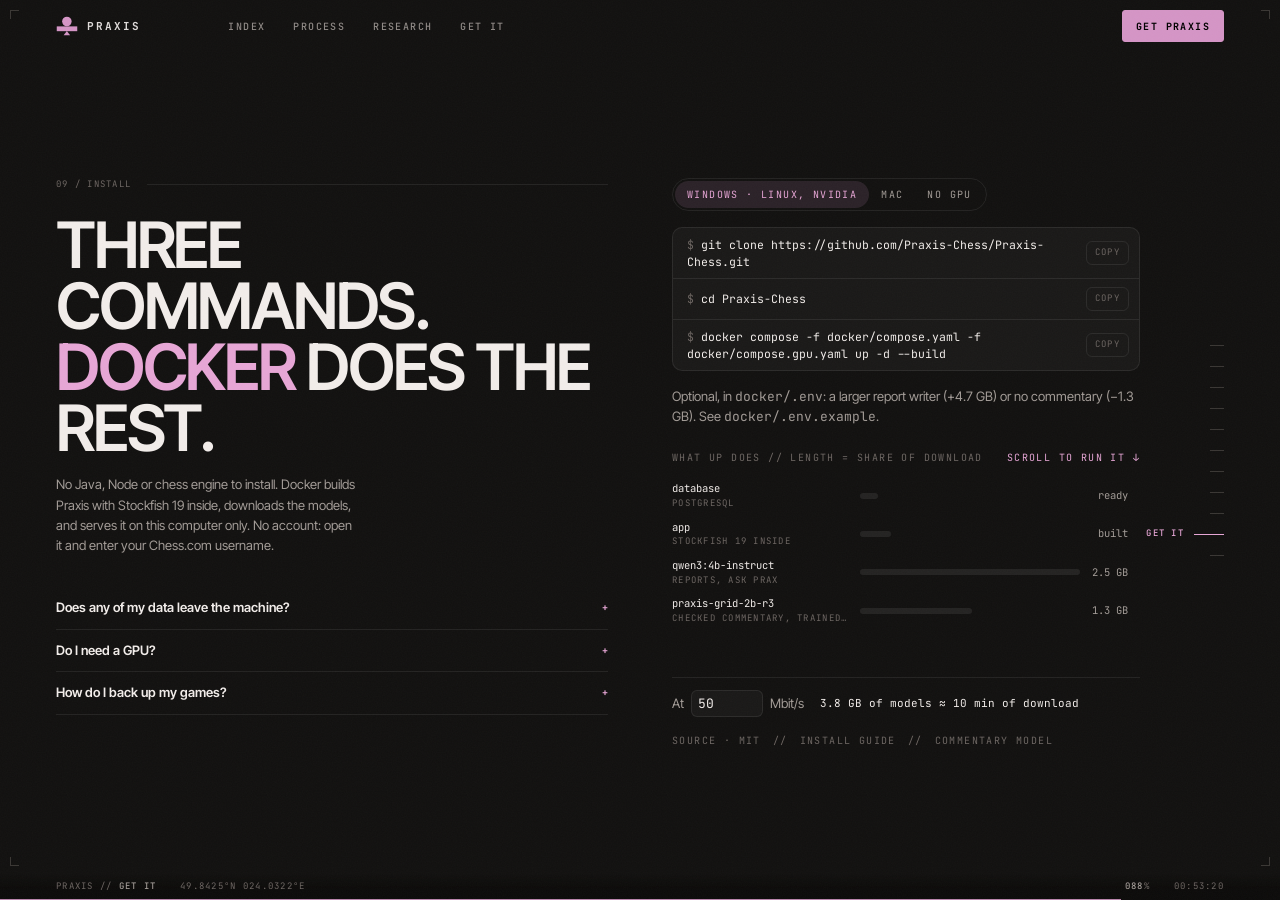
<file: download.html>
<!DOCTYPE html>
<html lang="en">
<head>
<meta charset="UTF-8" />
<meta name="viewport" content="width=device-width, initial-scale=1" />
<title>Download · Praxis Chess</title>
<meta name="robots" content="noindex,follow" />
<meta name="color-scheme" content="dark" />
<meta name="theme-color" content="#121110" />
<!-- THE CANONICAL IS THE NARRATIVE PAGE, NOT THIS ONE. See pipeline.html for
     why this file exists at all: /download is the most linked address on the
     site and it has to keep resolving. -->
<link rel="canonical" href="https://praxis-chess.github.io/" />
<link rel="icon" href="/assets/favicon.svg" type="image/svg+xml" />
<link rel="icon" href="/assets/favicon-32.png" sizes="32x32" type="image/png" />

<script>location.replace('/#download');</script>
<meta http-equiv="refresh" content="0; url=/#download" />
<style>
  html,body{ margin:0; min-height:100%; background:#121110; color:#A29B96;
             font-family:'Inter Tight',system-ui,-apple-system,sans-serif; }
  main{ min-height:100vh; display:flex; flex-direction:column; gap:14px;
        align-items:flex-start; justify-content:center; padding:0 clamp(20px,6vw,64px); }
  p{ margin:0; font-size:11px; letter-spacing:.14em; text-transform:uppercase;
     font-family:'JetBrains Mono',ui-monospace,Consolas,monospace; color:#6D6662; }
  a{ color:#E7A6D6; font-size:1.1rem; font-weight:600; letter-spacing:-.02em;
     text-decoration:none; }
  a:hover{ color:#B0679F; }
</style>
</head>
<body>
<main>
  <p>Praxis <span style="color:#E7A6D6">//</span> moved</p>
  <a href="/#download">Continue to the download →</a>
</main>
</body>
</html>
</file>
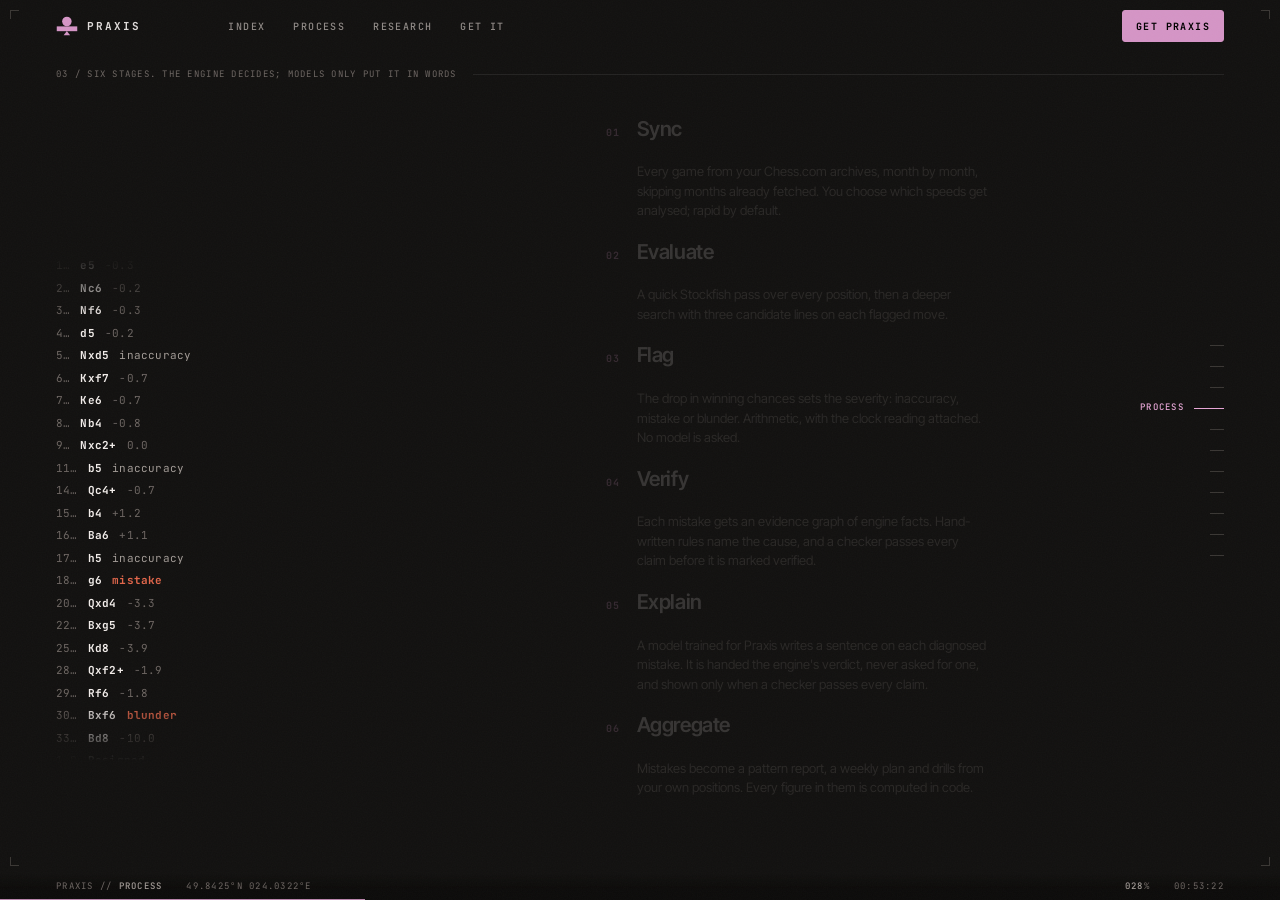
<file: pipeline.html>
<!DOCTYPE html>
<html lang="en">
<head>
<meta charset="UTF-8" />
<meta name="viewport" content="width=device-width, initial-scale=1" />
<title>How it works · Praxis Chess</title>
<meta name="robots" content="noindex,follow" />
<meta name="color-scheme" content="dark" />
<meta name="theme-color" content="#121110" />
<!-- THE CANONICAL IS THE NARRATIVE PAGE, NOT THIS ONE.
     The site used to be three documents; it is now one, and the process
     section lives inside it. This file exists so that /pipeline — bookmarked,
     linked, indexed — keeps working instead of 404ing, and it tells crawlers
     to credit the one real page rather than treating this as a duplicate. -->
<link rel="canonical" href="https://praxis-chess.github.io/" />
<link rel="icon" href="/assets/favicon.svg" type="image/svg+xml" />
<link rel="icon" href="/assets/favicon-32.png" sizes="32x32" type="image/png" />

<!-- THREE REDIRECTS, AND EACH COVERS A CASE THE OTHERS DO NOT.
     vercel.json and _redirects issue a real 308 at the edge, so on either
     host this file is never served at all. The script below is instant for
     anyone who reaches it anyway. The <meta refresh> is the floor: it is what
     fires with JavaScript disabled, and the visible link under it is what
     fires when even that is blocked. -->
<script>location.replace('/#pipeline');</script>
<meta http-equiv="refresh" content="0; url=/#pipeline" />
<style>
  html,body{ margin:0; min-height:100%; background:#121110; color:#A29B96;
             font-family:'Inter Tight',system-ui,-apple-system,sans-serif; }
  main{ min-height:100vh; display:flex; flex-direction:column; gap:14px;
        align-items:flex-start; justify-content:center; padding:0 clamp(20px,6vw,64px); }
  p{ margin:0; font-size:11px; letter-spacing:.14em; text-transform:uppercase;
     font-family:'JetBrains Mono',ui-monospace,Consolas,monospace; color:#6D6662; }
  a{ color:#E7A6D6; font-size:1.1rem; font-weight:600; letter-spacing:-.02em;
     text-decoration:none; }
  a:hover{ color:#B0679F; }
</style>
</head>
<body>
<main>
  <p>Praxis <span style="color:#E7A6D6">//</span> moved</p>
  <a href="/#pipeline">Continue to how Praxis works →</a>
</main>
</body>
</html>
</file>
<file: css/base.css>
/* ==========================================================================
   base.css — tokens, reset, primitives.

   THIS FILE IS NOT ORIGINAL WORK AND MUST NOT BECOME ORIGINAL WORK.

   Every token below is lifted from the Praxis Chess application's own
   design system (frontend/src/index.css). The website and the product are
   supposed to be indistinguishable, and the only way that survives contact
   with a redesign is if the values have ONE source and this file is a copy
   of it rather than an interpretation of it.

   The system, in the application's own words: instrument-panel minimalism.
   Warm near-black canvas, orchid accent, hairline geometry, frosted
   surfaces. Zero blue anywhere.

   THE ONE RULE THAT IS EASY TO BREAK
   Orchid is a SIGNAL, not a colour. In the app it appears when Prax has
   something for you and nowhere else. On this site the same discipline
   applies: the one primary action per scene, one word per heading, and the
   marked square on a board. The moment it becomes a decorative highlight,
   the product's most distinctive idea stops being legible.
   ========================================================================== */

:root{

  /* ---- SURFACES — warm neutral, hue-shifted to brown/graphite ---------- */
  --canvas:        #121110;
  --canvas-deep:   #0C0B0A;
  --surface-1:     rgba(255,255,255,0.035);
  --surface-2:     rgba(255,255,255,0.06);
  --hairline:      rgba(255,255,255,0.08);
  --hairline-lit:  rgba(231,166,214,0.28);

  /* ---- TEXT ------------------------------------------------------------ */
  --text-primary:   #F2EDEA;
  --text-secondary: #A29B96;
  --text-tertiary:  #6D6662;

  /* ---- ACCENT ---------------------------------------------------------- */
  --orchid:      #E7A6D6;
  --mauve-deep:  #B0679F;
  --accent-wash: rgba(231,166,214,0.12);

  /* ---- SIGNAL — desaturated, filmic ------------------------------------
     These are the app's severity scale and they mean the same things here.
     They appear on measurements only. */
  --gain:    #B9D96C;   /* win */
  --warn:    #E5B04B;   /* mistake */
  --loss:    #E2664A;   /* blunder */
  --neutral: #8A847E;   /* draw */

  /* ---- CHESSBOARD ------------------------------------------------------ */
  --board-light: #E3DBD1;
  --board-dark:  #4A4340;
  /* The hero board: the og-image's palette, dark on dark, so the one orchid
     square is the only thing on it that speaks. */
  --pboard-light: #342F2D;
  --pboard-dark:  #1E1B1A;

  /* ---- TYPE ------------------------------------------------------------
     Two layers: families at the bottom, ROLES above. Every rule reads a
     role. Identical stacks to the app, webfonts added — the app can assume
     a local Inter Tight, a website cannot. */
  --family-display:'Inter Tight','Archivo','Neue Haas Grotesk Display',
                   'Segoe UI Variable Display',system-ui,-apple-system,sans-serif;
  --family-mono:'JetBrains Mono','IBM Plex Mono','Cascadia Code',
                Consolas,ui-monospace,SFMono-Regular,monospace;
  --font-display:var(--family-display);
  --font-mono:var(--family-mono);

  /* Fluid, and bottoming out at phone sizes rather than scaling to nothing. */
  --t-micro:10px;
  --t-small:.8125rem;
  --t-body:14px;
  --t-lead:clamp(1rem,.94rem + .3vw,1.15rem);
  --t-h3:clamp(1.15rem,1.05rem + .5vw,1.45rem);
  --t-h2:clamp(1.6rem,1.25rem + 1.7vw,2.6rem);
  --t-h1:clamp(2.1rem,1.4rem + 2.9vw,4rem);

  --track-display:-0.02em;   /* the app's heading tracking, exactly */
  --track-micro:0.14em;      /* the app's micro-label tracking, exactly */

  /* ---- SPACE ----------------------------------------------------------- */
  --s-1:4px;  --s-2:8px;  --s-3:12px; --s-4:16px; --s-5:24px;
  --s-6:32px; --s-7:48px; --s-8:64px; --s-9:96px;

  --page-max:1180px;
  --gutter:clamp(20px,4.4vw,56px);
  --header-h:52px;           /* the app's nav is 52px. So is this one. */
  /* The masthead's one solid control. Given an explicit height rather than
     left to its padding, because the corner registration marks are derived
     FROM it: --mark-inset below is the space left over above and below it,
     which is what puts the tick's top edge and the button's top edge on one
     line. Change this and the frame follows by itself. */
  --ctl-h:32px;
  --mark-inset:calc((var(--header-h) - var(--ctl-h)) / 2);   /* = 10px */

  /* ---- SHAPE -----------------------------------------------------------
     4px on cards, 3px on buttons, 2px on badges. The app is sharp-cornered
     and that is most of why it reads as an instrument; anything rounder
     immediately looks like a different product. */
  --r-card:4px; --r-btn:3px; --r-badge:2px;

  /* ---- MOTION ---------------------------------------------------------- */
  --ease-out:cubic-bezier(.2,.8,.3,1);
  --dur-fast:120ms;
  --dur-base:220ms;

  /* ---- WHICH BUILD IS LAID OUT ----------------------------------------
     Read by the pre-paint switch in every page head and by js/boot.js. CSS
     owns it because CSS is the only one of the three that cannot be told: a
     media query cannot take a custom property, so the breakpoint literal
     lives in css/mobile.css and everything else asks.

     It matters more than it looks: below the breakpoint the document scrolls
     natively and the accumulator is never constructed. Those are two
     different runtimes, not two stylesheets. */
  --build:desktop;

  --z-ground:1;
  --z-panes:10;
  --z-header:100;
  --z-menu:120;
  --z-grain:9999;
  --z-skip:10000;
}

/* ==========================================================================
   RESET
   ========================================================================== */
*,*::before,*::after{ box-sizing:border-box; margin:0; padding:0; }

html{ -webkit-text-size-adjust:100%; }

body{
  background:var(--canvas);
  color:var(--text-primary);
  font-family:var(--font-display);
  font-size:var(--t-body);
  line-height:1.5;
  -webkit-font-smoothing:antialiased;
  -moz-osx-font-smoothing:grayscale;
  overflow-x:hidden;
}

img,svg,canvas,video{ display:block; max-width:100%; }
a{ color:inherit; text-decoration:none; }
button{ font:inherit; color:inherit; background:none; border:0; cursor:pointer; }
ul,ol{ list-style:none; }
hr{ border:none; border-top:1px solid var(--hairline); }

::selection{ background:var(--accent-wash); color:var(--text-primary); }

/* The app's scrollbar. Only visible in the mobile build and on any page that
   scrolls natively, but it is part of the system either way. */
::-webkit-scrollbar{ width:10px; height:10px; }
::-webkit-scrollbar-track{ background:var(--canvas-deep); }
::-webkit-scrollbar-thumb{ background:#2A2624; border:3px solid var(--canvas-deep); }
::-webkit-scrollbar-thumb:hover{ background:#3A3532; }

/* ==========================================================================
   TYPE PRIMITIVES
   ========================================================================== */
h1,h2,h3,h4{
  font-family:var(--font-display);
  font-weight:600;
  letter-spacing:var(--track-display);
  line-height:1.08;
}

/* Every numeral on the site is mono and tabular. The app does this so
   figures in a column line up; here it is what keeps an evaluation, a move
   number and a file size reading as measurements rather than as copy. */
table,td,th,input,.mono,.stat-value,.num{
  font-family:var(--font-mono);
  font-variant-numeric:tabular-nums;
  font-feature-settings:'tnum' 1;
}

/* The app's section eyebrow, verbatim. */
.micro-label{
  font-family:var(--font-mono);
  font-size:var(--t-micro);
  text-transform:uppercase;
  letter-spacing:var(--track-micro);
  color:var(--text-tertiary);
}
.micro-label--lit{ color:var(--orchid); }

.lead{
  font-size:var(--t-lead);
  line-height:1.55;
  color:var(--text-secondary);
  max-width:46ch;
}
.prose{ color:var(--text-secondary); max-width:58ch; }
.prose strong{ color:var(--text-primary); font-weight:600; }
.dim{ color:var(--text-tertiary); }

code,.code{
  font-family:var(--font-mono);
  font-size:.86em;
  color:var(--orchid);
}

/* ==========================================================================
   LINKS AND BUTTONS — the app's, exactly.
   Ghost by default; .solid is reserved for the single primary action on a
   screen. Two styles, because a third is how a page stops having a primary.
   ========================================================================== */
.link{
  color:var(--orchid);
  border-bottom:1px solid transparent;
  transition:color var(--dur-fast), border-color var(--dur-fast);
}
.link:hover{ color:var(--mauve-deep); border-bottom-color:var(--hairline-lit); }

.btn{
  display:inline-flex; align-items:center; justify-content:center; gap:var(--s-2);
  background:transparent;
  color:var(--orchid);
  border:1px solid var(--hairline-lit);
  font-family:var(--font-display);
  font-weight:600;
  font-size:.82rem;
  letter-spacing:-0.01em;
  padding:8px 16px;
  border-radius:var(--r-btn);
  white-space:nowrap;
  transition:background var(--dur-fast), border-color var(--dur-fast),
             color var(--dur-fast);
}
.btn:hover{ background:var(--accent-wash); border-color:var(--orchid); }

.btn--solid{
  background:var(--orchid);
  color:var(--canvas);
  border-color:var(--orchid);
}
.btn--solid:hover{ background:var(--mauve-deep); border-color:var(--mauve-deep); }

.btn--quiet{
  color:var(--text-secondary);
  border-color:var(--hairline);
}
.btn--quiet:hover{
  background:rgba(255,255,255,.045);
  border-color:rgba(255,255,255,.16);
  color:var(--text-primary);
}
.btn--wide{ width:100%; }

/* ==========================================================================
   CARD — frosted mineral scrim, sharp corners, registration crosshair.

   The crosshair is the app's signature and it is worth understanding before
   anybody removes it: it is a printer's registration mark, which is what
   makes a panel read as an instrument face rather than as a div. It costs
   one pseudo-element and no markup.
   ========================================================================== */
.card{
  position:relative;
  background:var(--surface-1);
  backdrop-filter:blur(18px) saturate(115%);
  -webkit-backdrop-filter:blur(18px) saturate(115%);
  border:1px solid var(--hairline);
  border-radius:var(--r-card);
  padding:20px;
  box-shadow:inset 0 1px 0 rgba(255,255,255,.05);
}
.card::after{
  content:'';
  position:absolute; top:9px; right:9px;
  width:7px; height:7px;
  opacity:.4; pointer-events:none;
  background-image:
    linear-gradient(var(--text-tertiary),var(--text-tertiary)),
    linear-gradient(var(--text-tertiary),var(--text-tertiary));
  background-size:7px 1px, 1px 7px;
  background-position:center, center;
  background-repeat:no-repeat;
}
.card--no-mark::after{ display:none; }
.card--lit{ border-color:var(--hairline-lit); }

/* ==========================================================================
   BADGES — squared, 1px coloured border, 10% tinted fill. The app's set.
   ========================================================================== */
.badge{
  display:inline-block;
  font-family:var(--font-mono);
  font-size:.65rem;
  font-weight:500;
  padding:2px 7px;
  border-radius:var(--r-badge);
  text-transform:uppercase;
  letter-spacing:.1em;
  border:1px solid transparent;
  color:var(--text-tertiary);
  border-color:var(--hairline);
  white-space:nowrap;
}
.badge-blunder   { background:rgba(226,102,74,.10);  color:var(--loss);    border-color:rgba(226,102,74,.45); }
.badge-mistake   { background:rgba(229,176,75,.10);  color:var(--warn);    border-color:rgba(229,176,75,.45); }
.badge-inaccuracy{ background:var(--accent-wash);    color:var(--orchid);  border-color:var(--hairline-lit); }
.badge-win       { background:rgba(185,217,108,.10); color:var(--gain);    border-color:rgba(185,217,108,.45); }
.badge-loss      { background:rgba(226,102,74,.10);  color:var(--loss);    border-color:rgba(226,102,74,.45); }
.badge-draw      { background:rgba(138,132,126,.10); color:var(--neutral); border-color:rgba(138,132,126,.40); }
.badge-orchid    { background:var(--accent-wash);    color:var(--orchid);  border-color:var(--hairline-lit); }

/* ==========================================================================
   TABLES — hairline separators, no zebra. The app's.
   ========================================================================== */
table{ border-collapse:collapse; width:100%; }
thead th{
  font-family:var(--font-mono);
  font-size:var(--t-micro);
  font-weight:500;
  text-transform:uppercase;
  letter-spacing:var(--track-micro);
  color:var(--text-tertiary);
  border-bottom:1px solid var(--hairline);
  padding:8px 10px;
  text-align:left;
}
tbody tr{ border-bottom:1px solid var(--hairline); transition:background var(--dur-fast); }
tbody tr:hover{ background:var(--accent-wash); }
tbody td{ padding:9px 10px; color:var(--text-secondary); }
tbody td:first-child{ color:var(--text-primary); }

/* ==========================================================================
   GRAIN — the app's, at the app's opacity. It is what makes the frosted
   surfaces read as material rather than as CSS opacity.
   ========================================================================== */
.grain{
  position:fixed; inset:0; z-index:var(--z-grain);
  pointer-events:none; opacity:.03;
  background-image:url("data:image/svg+xml,%3Csvg xmlns='http://www.w3.org/2000/svg' width='200' height='200'%3E%3Cfilter id='n'%3E%3CfeTurbulence type='fractalNoise' baseFrequency='0.8' numOctaves='4' stitchTiles='stitch'/%3E%3C/filter%3E%3Crect width='100%25' height='100%25' filter='url(%23n)'/%3E%3C/svg%3E");
}

/* ==========================================================================
   ACCESSIBILITY
   ========================================================================== */
:focus-visible{ outline:1px solid var(--orchid); outline-offset:2px; }
:focus:not(:focus-visible){ outline:none; }

.vh{
  position:absolute !important; width:1px; height:1px;
  margin:-1px; padding:0; overflow:hidden; white-space:nowrap;
  clip:rect(0 0 0 0); clip-path:inset(50%); border:0;
}

.skip{
  position:fixed; left:12px; top:-64px; z-index:var(--z-skip);
  font-family:var(--font-mono); font-size:var(--t-micro); font-weight:700;
  letter-spacing:var(--track-micro); text-transform:uppercase;
  background:var(--orchid); color:var(--canvas); padding:10px 16px;
  border-radius:var(--r-btn);
  transition:top var(--dur-fast) var(--ease-out);
}
.skip:focus{ top:12px; }
#main:focus{ outline:none; }

@media (prefers-reduced-motion:reduce){
  *,*::before,*::after{
    animation-duration:.01ms !important;
    animation-iteration-count:1 !important;
    transition-duration:.01ms !important;
  }
}
</file>
<file: css/site.css>
/* ==========================================================================
   site.css — the scene system, the persistent chrome, and nine compositions.

   READS TOKENS ONLY. Every colour, radius and duration comes from
   css/base.css, which copies the Praxis application's own system.

   THE PAGE IS NOT A DOCUMENT AND NOT A SLIDESHOW.
   js/scroll.js translates one track and publishes, per scene, how far through
   it you are, as --p on the scene element. Everything below reads --p. That
   keeps the choreography declarative, keeps it on the compositor, and means a
   scene can be re-timed without touching JavaScript.

   ORDER: the scene machinery, the persistent chrome, the type scale, the
   shared objects, then the nine scenes in the order you meet them.
   ========================================================================== */

/* ==========================================================================
   1 · THE STAGE AND THE SCENES
   ========================================================================== */

/* THE DESKTOP BUILD DOES NOT SCROLL. js/scroll.js owns the wheel gesture and
   moves .track; the document never moves, which is what lets the organism,
   the scenes and the rail all read one eased number. css/mobile.css undoes
   every line of this below 760px, where the platform is better at it. */
html,body{ height:100%; overflow:hidden; }

.stage{
  position:fixed; inset:0;
  z-index:var(--z-panes);
  /* CLIP, NOT HIDDEN, AND THE DIFFERENCE IS THE WHOLE BUG.
     `overflow:hidden` clips the track AND makes this box a scrollport — one
     with no scrollbar and no user gesture, but a scrollport all the same, and
     the browser will scroll it programmatically whenever it wants to bring
     something into view. Clicking a link to /#pipeline made Chrome scroll the
     stage 4,950px to reach that scene while js/scroll.js's accumulator stayed
     at zero. The stage showed the region around scene four, the track was
     still translated to zero, and every scene down there was
     content-visibility:hidden — so the page went blank, with nothing in the
     console to say why.

     `overflow:clip` clips identically and creates no scroll container, so
     there is nothing for the browser to scroll. The `hidden` above it is the
     fallback for engines that do not know `clip`; js/scroll.js pins the
     scroll offset for those. */
  overflow:hidden;
  overflow:clip;
  /* The stage never takes the pointer; the scenes' own content does. A fixed
     full-screen layer that swallows events is the classic way to make
     everything behind it inert. */
  pointer-events:none;
}
.track{ will-change:transform; }

.scene{
  position:relative;
  width:100%;
  /* Height is written by js/scroll.js from data-len, in viewports. It is not
     set here because a scene's length is a narrative decision that belongs in
     the markup, next to the content it paces. */
  pointer-events:auto;
  --p:0;
}
.scene__pin{
  position:relative;
  height:100vh; height:100svh;
  will-change:transform;
  display:flex;
  align-items:center;
  align-items:safe center;
  /* CLEARS THE FIXED CHROME. The masthead is 52px at the top and the strip is
     26px at the bottom, both fixed, and a pin that is exactly one viewport
     tall otherwise puts its first line under one and its last under the
     other. box-sizing keeps the height at 100vh, which the pin arithmetic in
     js/scroll.js depends on. */
  padding-top:calc(var(--header-h) + var(--s-4));
  padding-bottom:calc(26px + var(--s-4));
}
.scene__in{
  position:relative; width:100%;
  max-width:var(--page-max);
  margin-inline:auto;
  padding-inline:var(--gutter);
}
.scene__in--wide{ max-width:1420px; }

/* ---- the staged reveal ---------------------------------------------------
   One utility, used by every scene. An element declares WHEN in its scene it
   happens and how fast, and reads back a 0..1 of its own:

       <p class="at at--rise" style="--s0:.35;--inv:4">

   --s0 is the scene progress it begins at, --inv is one over its span (here a
   quarter of the scene, so 4). Two numbers rather than a start and an end
   because CSS calc cannot divide by a variable, only multiply — and writing
   the reciprocal by hand beats shipping a JavaScript interpolator for
   something the compositor does for free. */
.at{
  --s0:0; --inv:1;
  --a:clamp(0, calc((var(--p) - var(--s0)) * var(--inv)), 1);
}
.at--rise{
  opacity:var(--a);
  transform:translate3d(0, calc((1 - var(--a)) * var(--rise,34px)), 0);
}
.at--fall{
  opacity:var(--a);
  transform:translate3d(0, calc((var(--a) - 1) * var(--rise,34px)), 0);
}
.at--fade{ opacity:var(--a); }
.at--out{ opacity:calc(1 - var(--a)); }
.at--scale{ opacity:var(--a); transform:scale(calc(.94 + var(--a) * .06)); }

/* .rc — THE SECOND CHANNEL: how far a thing has RECEDED.

   .at answers "how far has this arrived". A composition that introduces
   elements one at a time also needs the opposite question answered, because
   the moment a new frame lands the previous one has to stop competing with
   it. CSS gives an element no way to read its successor's --a, so this is the
   same clamp on a second variable with its own start and span.

   Default --r0:1 puts the start at the end of the scene, so --b stays 0 on
   anything that does not opt in. */
.rc{
  --r0:1; --rinv:1;
  --b:clamp(0, calc((var(--p) - var(--r0)) * var(--rinv)), 1);
}

/* ==========================================================================
   2 · THE GROUND

   There is nothing here, and that is the decision.

   This slot held a WebGL point-cloud organism, then a pair of very soft
   orchid radial gradients standing in for it. Both were removed for the same
   reason: on a near-black canvas an ambient pink wash reads as a smudge on
   the screen rather than as depth, and it put the accent colour somewhere it
   carries no meaning. Orchid is a signal on this site - the primary action,
   one word per heading, the marked square - and a glow behind everything is
   the fastest way to spend that.

   What gives the canvas its material is .grain, at 3% over the whole
   viewport, exactly as the application does it.
   ========================================================================== */

/* ==========================================================================
   3 · PERSISTENT CHROME

   Four fixed pieces that never move while sixteen viewports pass behind them:
   the masthead, the rail, the bottom strip and the corner marks. They are the
   constant the composition changes against, and they carry the page's
   technical texture so the scenes do not have to.
   ========================================================================== */
.hdr{
  position:fixed; top:0; left:0; right:0;
  z-index:var(--z-header);
  height:var(--header-h);
  display:flex; align-items:center;
  /* No background and no border. The masthead sits ON the composition rather
     than in a bar above it — a filled strip across the top is the fastest way
     to make this read as a conventional page again. Difference blending keeps
     it legible over both the near-black scenes and any bright capture that
     passes underneath. */
  mix-blend-mode:difference;
}
.hdr__inner{
  width:100%; padding-inline:var(--gutter);
  display:flex; align-items:center; gap:clamp(16px,3vw,36px);
}
.brand{ display:inline-flex; align-items:center; gap:9px; flex:none; }
.brand img{ height:20px; width:auto; display:block; }
.brand span{
  font-family:var(--font-mono); font-size:11px; font-weight:700;
  letter-spacing:.18em; text-transform:uppercase; color:var(--text-primary);
}
.nav{ display:flex; align-items:center; gap:clamp(14px,2.4vw,28px);
      margin-left:clamp(20px,4vw,64px); }
.nav__link{
  font-family:var(--font-mono); font-size:10px; font-weight:500;
  letter-spacing:var(--track-micro); text-transform:uppercase;
  color:var(--text-secondary); white-space:nowrap;
  transition:color var(--dur-fast);
}
.nav__link:hover{ color:var(--text-primary); }
.hdr__actions{ margin-left:auto; display:flex; align-items:center; gap:var(--s-3); }
/* The one solid control opts out of the blend, which would otherwise invert
   it into something unreadable. */
.hdr__actions .btn,.burger{ mix-blend-mode:normal; }
/* And it sits at the masthead's scale, not the page's. Everything else up
   here is 10px tracked mono; a 13px semibold button beside that reads as a
   control borrowed from another site. */
.hdr__actions .btn{
  font-family:var(--font-mono);
  font-size:10px; font-weight:700;
  letter-spacing:var(--track-micro); text-transform:uppercase;
  /* HEIGHT, NOT PADDING, AND THE CORNER MARKS ARE WHY. This control is the
     only filled shape in the masthead, so it is the one the eye registers the
     top of the page against — and it was landing 3.5px above the corner tick
     beside it, which is exactly the distance at which two things look wrong
     rather than different. Fixing the height makes the leftover space above
     and below it a known number (--mark-inset), and the ticks are placed from
     that number, so the two edges are the same line by construction. */
  height:var(--ctl-h);
  padding:0 13px;
}

.burger{
  display:none; width:32px; height:32px;
  align-items:center; justify-content:center;
}
.burger span{ display:block; width:16px; height:1px; background:var(--text-primary);
              position:relative; }
.burger span::before,.burger span::after{
  content:''; position:absolute; left:0; width:16px; height:1px;
  background:var(--text-primary); transition:transform var(--dur-base) var(--ease-out);
}
.burger span::before{ top:-5px; }
.burger span::after{ top:5px; }
.burger[aria-expanded="true"] span{ background:transparent; }
.burger[aria-expanded="true"] span::before{ transform:translateY(5px) rotate(45deg); }
.burger[aria-expanded="true"] span::after{ transform:translateY(-5px) rotate(-45deg); }

.menu{
  position:fixed; inset:0; z-index:var(--z-menu);
  background:var(--canvas-deep);
  padding:calc(var(--header-h) + var(--s-6)) var(--gutter) var(--s-8);
  overflow-y:auto;
}
.menu[hidden]{ display:none; }
.menu__link{
  display:flex; align-items:baseline; justify-content:space-between;
  padding:var(--s-4) 0;
  font-size:clamp(1.8rem,9vw,2.6rem); font-weight:600;
  letter-spacing:var(--track-display); line-height:1.05;
}
.menu__link i{ font-family:var(--font-mono); font-style:normal; font-size:10px;
               letter-spacing:var(--track-micro); color:var(--text-tertiary); }
.menu__foot{ margin-top:var(--s-7); display:grid; gap:var(--s-3); }

/* ---- the rail ------------------------------------------------------------
   With no scrollbar there is no way to know how long the page is or how far
   in you are, and that absence is the usual reason a page like this feels
   broken rather than smooth. Each tick is also a button. */
.rail{
  position:fixed; right:0; top:50%; transform:translateY(-50%);
  z-index:var(--z-header);
  display:flex; flex-direction:column; gap:1px;
  padding:10px var(--gutter) 10px 10px;
}
.rail__tick{
  display:flex; align-items:center; justify-content:flex-end; gap:10px;
  height:20px; color:var(--text-tertiary);
}
.rail__tick i{
  display:block; width:14px; height:1px; background:currentColor; opacity:.45;
  transition:width var(--dur-base) var(--ease-out), opacity var(--dur-base);
}
.rail__tick b{
  font-family:var(--font-mono); font-size:9px; font-weight:500;
  letter-spacing:var(--track-micro); text-transform:uppercase;
  opacity:0; transform:translateX(6px);
  transition:opacity var(--dur-base), transform var(--dur-base) var(--ease-out);
  white-space:nowrap; pointer-events:none;
}
.rail:hover .rail__tick b{ opacity:.7; transform:none; }
.rail__tick:hover{ color:var(--text-secondary); }
.rail__tick.is-on{ color:var(--orchid); }
.rail__tick.is-on i{ width:30px; opacity:1; }
.rail__tick.is-on b{ opacity:1; transform:none; }

/* ---- the bottom strip ---------------------------------------------------
   System texture, and it earns its place by being true: the scene name comes
   from the accumulator, the percentage is real travel, the clock is a real
   clock. A readout that is decorative would make all the others look
   decorative too. */
.strip{
  position:fixed; left:0; right:0; bottom:0; z-index:var(--z-header);
  height:26px; display:flex; align-items:center; gap:var(--s-5);
  padding-inline:var(--gutter);
  font-family:var(--font-mono); font-size:9px; letter-spacing:var(--track-micro);
  text-transform:uppercase; color:var(--text-tertiary);
  background:linear-gradient(180deg, transparent, rgba(12,11,10,.88) 55%);
  pointer-events:none;
}
.strip b{ color:var(--text-secondary); font-weight:500; }
.strip__gap{ margin-left:auto; }
.strip__bar{
  position:absolute; left:0; bottom:0; height:1px;
  width:calc(var(--sp,0) * 100%); background:var(--orchid); opacity:.8;
}

/* ---- corner marks -------------------------------------------------------
   Four registration ticks at the viewport corners, borrowed from the
   application's card mark and scaled up to frame the whole page. */
.marks{ position:fixed; inset:0; z-index:var(--z-header); pointer-events:none; }
.marks i{ position:absolute; width:9px; height:9px; opacity:.45;
          border:0 solid var(--text-tertiary); }
/* The inset is derived, not chosen: --mark-inset is the space the masthead
   button leaves above itself, so the top ticks and the button's top edge sit
   on one line. The bottom pair clears the readout strip instead. */
.marks i:nth-child(1){ top:var(--mark-inset); left:var(--mark-inset);
                       border-top-width:1px; border-left-width:1px; }
.marks i:nth-child(2){ top:var(--mark-inset); right:var(--mark-inset);
                       border-top-width:1px; border-right-width:1px; }
.marks i:nth-child(3){ bottom:34px; left:var(--mark-inset);
                       border-bottom-width:1px; border-left-width:1px; }
.marks i:nth-child(4){ bottom:34px; right:var(--mark-inset);
                       border-bottom-width:1px; border-right-width:1px; }

.hint{
  position:fixed; left:var(--gutter); bottom:42px; z-index:var(--z-header);
  display:flex; align-items:center; gap:10px;
  font-family:var(--font-mono); font-size:9px; letter-spacing:var(--track-micro);
  text-transform:uppercase; color:var(--text-tertiary);
  transition:opacity var(--dur-base);
}
.hint i{ display:block; width:24px; height:1px; background:currentColor;
         position:relative; overflow:hidden; }
.hint i::after{
  content:''; position:absolute; inset:0; background:var(--orchid);
  transform:translateX(-100%);
  animation:hintSweep 2.6s var(--ease-out) infinite;
}
@keyframes hintSweep{ 0%{transform:translateX(-100%)} 55%,100%{transform:translateX(100%)} }
html.is-moved .hint{ opacity:0; }

/* ==========================================================================
   4 · TYPE — the editorial scale

   Four sizes with real distance between them, because contrast is what makes
   typography compose rather than merely fill: a 9px label, a reading size, a
   statement, and something that runs at the edge of the screen.
   ========================================================================== */
.t-mega{
  font-size:clamp(2.4rem, 7.6vw, 8.2rem);
  line-height:.87; letter-spacing:-0.045em; font-weight:600;
  text-transform:uppercase;
}
.t-big{
  font-size:clamp(1.9rem, 5vw, 4.8rem);
  line-height:.95; letter-spacing:-0.035em; font-weight:600;
  text-transform:uppercase;
}
.t-mid{
  font-size:clamp(1.25rem, 2.2vw, 2rem);
  line-height:1.14; letter-spacing:-0.022em; font-weight:600;
}
.t-read{ font-size:var(--t-lead); line-height:1.5; color:var(--text-secondary);
         max-width:42ch; }
.t-note{ font-size:var(--t-small); line-height:1.55; color:var(--text-secondary);
         max-width:38ch; }

.pink{ color:var(--orchid); }
.dim2{ color:var(--text-tertiary); }
/* Outlined type: the engine's half of a statement, present but not asserted,
   so the Praxis half lands against something. */
.ghost{ color:transparent; -webkit-text-stroke:1px rgba(242,237,234,.32); }

/* A line clipped by its own box, sliding out from under the edge. Used where
   a statement should feel uncovered rather than faded up. */
.mask{ overflow:hidden; display:block; }
.mask > span{
  display:block;
  transform:translate3d(0, calc((1 - var(--a,1)) * 105%), 0);
}

/* ==========================================================================
   5 · SHOTS — the application captures

   Geometry only: no card, no radius, no shadow. A capture is placed the way a
   photograph is placed on a spread — cropped, oversized, overlapped,
   sometimes past the edge of the page.
   ========================================================================== */
.shot{
  position:relative; display:block; overflow:hidden;
  background:linear-gradient(180deg, rgba(255,255,255,.028), rgba(255,255,255,.012));
  /* One hairline, and only because a capture of a near-black UI on a
     near-black page has no edge of its own. */
  box-shadow:0 0 0 1px var(--hairline);
}
.shot__img{ width:100%; height:100%; object-fit:cover; display:block; }
.shot--contain .shot__img{ object-fit:contain; background:var(--canvas-deep); }

/* The placard, while a capture is outstanding. It keeps the slot's exact
   geometry so nothing reflows when the image lands, and it names the file it
   is waiting for rather than drawing an imaginary version of the product. */
.shot__await{
  position:absolute; inset:0;
  display:flex; flex-direction:column; justify-content:flex-end; gap:5px;
  padding:14px;
  font-family:var(--font-mono); font-size:9px; letter-spacing:var(--track-micro);
  text-transform:uppercase; color:var(--text-tertiary);
  background-image:repeating-linear-gradient(135deg,
    rgba(255,255,255,.022) 0 2px, transparent 2px 7px);
}
.shot.is-ready .shot__await{ display:none; }
.shot__ref{ color:var(--orchid); font-weight:700; }
.shot__file{ color:var(--text-secondary); text-transform:none; letter-spacing:.04em; }
.shot__note{ opacity:.8; }

/* Treatments — composition, not decoration. Each exists because a particular
   scene needed the capture to behave a particular way. */
.shot--bleed-r{ margin-right:calc((var(--gutter) + 6vw) * -1); }

/* A capture shown CLOSER, inside a frame that stays on the page.

   object-fit:cover already crops to the frame's aspect ratio, but only ever
   at the scale that just covers it - a 1920px capture in a 590px frame ends
   up at roughly a third size, and an interface rendered at a third size is a
   grey texture, not a screenshot. This scales the image up inside its own
   frame so a chosen region fills it at a legible size.

   --shot-origin is the point that stays put while it scales, so it doubles as
   the focal point; give the slot the same value in data-focus and the two
   agree on which part of the capture survives. .shot is already
   overflow:hidden, so nothing escapes the frame.

   THE ORIGIN IS NOT FREE, AND THE ARITHMETIC MATTERS. Scaling about origin o
   leaves the fraction [o - o/z, o + (1-o)/z] of the image visible, so the
   leftmost point you can reach is o(1 - 1/z), maximised at o = 100%. To crop
   PAST a feature you have to zoom hard enough that 1 - 1/z clears it: the
   hero has to start after the board at 0.37, which needs z >= 1.6 whatever the
   origin is. Choosing the origin first and then wondering why the crop will
   not move is how this gets fiddled with for an hour.

   Solve it the other way round. Measure the region you want in the capture,
   turn it into fractions, then read z and o straight off:

       z = 1 / (right - left)          o = left / (1 - 1/z)

   The hero's mistake cards occupy x 677..1780 of a 1920-wide capture, so the
   band is 0.344..0.938 with a little air either side, which is z = 1.68 and
   o = 85%. Both edges of every card survive; nothing is sliced through. */
.shot--crop .shot__img{
  transform:scale(var(--shot-zoom, 1.4));
  transform-origin:var(--shot-origin, 50% 50%);
}
.shot--tilt{ transform:rotate(-1.3deg); }
.shot--tilt-r{ transform:rotate(1deg); }
.shot--wide{ aspect-ratio:16 / 10; }
.shot--panel{ aspect-ratio:4 / 3; }
.shot--tall{ aspect-ratio:3 / 4; }
.shot--strip{ aspect-ratio:21 / 7; }

/* ==========================================================================
   6 · SHARED OBJECTS
   ========================================================================== */

/* ---- the board ----------------------------------------------------------
   64 cells from a FEN, in the application's own board colours. All six glyphs
   are the FILLED Unicode set for both colours, tinted by CSS: the outline set
   is drawn as hairlines by most system fonts and vanishes on a dark square at
   this size. */
.board{
  --sq:clamp(20px,1.8vw,28px);
  display:grid;
  grid-template-columns:repeat(8,var(--sq));
  grid-template-rows:repeat(8,var(--sq));
  width:calc(var(--sq) * 8);
  position:relative; flex:none;
  /* Without JavaScript this is still a board. */
  background-color:var(--board-dark);
  background-image:
    linear-gradient(45deg,rgba(227,219,209,.09) 25%,transparent 25%,transparent 75%,rgba(227,219,209,.09) 75%),
    linear-gradient(45deg,rgba(227,219,209,.09) 25%,transparent 25%,transparent 75%,rgba(227,219,209,.09) 75%);
  background-size:25% 25%; background-position:0 0, 12.5% 12.5%;
}
.board__sq{
  position:relative; display:flex; align-items:center; justify-content:center;
  background:var(--board-dark);
  font-family:'Segoe UI Symbol','Apple Symbols','Noto Sans Symbols 2','DejaVu Sans',sans-serif;
  font-size:calc(var(--sq) * .76); line-height:1; user-select:none;
}
.board__sq.is-light{ background:var(--board-light); }
.board__sq[data-c="w"]{ color:#FBFAF8; text-shadow:0 0 1px rgba(0,0,0,.5); }
.board__sq[data-c="b"]{ color:#2A2523; }
.board__sq.is-from::after,.board__sq.is-to::after{
  content:''; position:absolute; inset:0;
  background:var(--mark,var(--loss)); opacity:.34;
}
.board__sq.is-to::before{
  content:''; position:absolute; inset:16%;
  border:1.5px solid var(--mark,var(--loss));
}
.board[data-tone="good"] .board__sq.is-from,
.board[data-tone="good"] .board__sq.is-to{ --mark:var(--gain); }
.board__file,.board__rank{ display:none; }

/* ---- a move fragment ----------------------------------------------------
   The atom of the whole page: one move, its evaluation, its verdict.
   Deliberately not a card — no background, no border, no radius. Just
   alignment and type, so forty of them can sit on one screen without the
   screen becoming a table. */
.mvf{
  display:flex; align-items:baseline; gap:10px;
  font-family:var(--font-mono); font-size:11px; letter-spacing:.02em;
  white-space:nowrap;
}
.mvf b{ color:var(--text-primary); font-weight:700; }
.mvf i{ font-style:normal; color:var(--text-tertiary); }
.mvf s{ text-decoration:none; color:var(--loss); font-weight:700; }
.mvf s.good{ color:var(--gain); }
/* An inaccuracy is flagged, not lost: it stays in the feed but in grey. */
.mvf s.mild{ color:var(--text-secondary); font-weight:400; }
.mvf--lg{ font-size:clamp(13px,1.05vw,16px); gap:14px; }

/* ---- a metric ----------------------------------------------------------- */
.met{ display:flex; flex-direction:column; gap:4px; }
.met__v{
  font-family:var(--font-mono); font-weight:700; line-height:.9;
  font-size:clamp(1.7rem,3.6vw,3.2rem); letter-spacing:-0.04em;
  color:var(--text-primary);
}
.met__v span{ color:var(--orchid); }
.met__l{
  font-family:var(--font-mono); font-size:9px; letter-spacing:var(--track-micro);
  text-transform:uppercase; color:var(--text-tertiary);
}
/* A divider between adjacent metrics. Drawn as a rule rather than typed as a
   pipe character, because a glyph would carry the mono font's own weight and
   baseline into a row whose only job is to separate four numbers — and this
   way it lines up with the digits instead of with the text baseline. */
.met__sep{
  align-self:stretch; width:1px; flex:none;
  background:var(--hairline-lit);
  /* Stops short at both ends so it reads as a tick between two figures, not
     as a table border. */
  margin-block:2px 6px;
}

/* ---- eval bar ----------------------------------------------------------- */
.eval{ position:relative; height:4px; background:var(--board-dark); overflow:hidden; }
.eval i{ position:absolute; inset:0 auto 0 0; width:var(--w,50%);
         background:var(--board-light); display:block; }
.eval u{ position:absolute; left:50%; top:-2px; bottom:-2px; width:1px;
         background:var(--orchid); }

/* ---- a labelled hairline ------------------------------------------------
   Replaces most of what used to be a border. A rule with a word on it
   separates two things and says why; a box around one of them does not. */
.rule{
  display:flex; align-items:center; gap:var(--s-4);
  font-family:var(--font-mono); font-size:9px; letter-spacing:var(--track-micro);
  text-transform:uppercase; color:var(--text-tertiary);
}
.rule::after{ content:''; flex:1 1 auto; height:1px; background:var(--hairline); }

/* ==========================================================================
   7 · SCENE 01 — HERO
   Left-heavy statement past the measure, a capture entering from the right
   edge, the organism between them.
   ========================================================================== */
.hero{
  display:grid;
  grid-template-columns:minmax(0,1.06fr) minmax(0,.94fr);
  align-items:center; gap:clamp(24px,4vw,72px);
}
/* Its own ceiling, below the global one. --t-mega is right for `local` and
   `end`, which are three lines and nothing else; the hero is six lines plus
   four more elements and has to come down to fit beside them. */
.hero .t-big{ font-size:clamp(1.5rem, 3.6vw, 3.5rem); }
.hero .t-mega{ font-size:clamp(2.2rem, 6.8vw, 7.4rem); }

.hero__say{
  position:relative; z-index:2;
  /* The hero does not simply scroll away, it hands over. */
  transform:translate3d(0, calc(var(--p) * -13vh), 0);
  opacity:calc(1 - var(--p) * .9);
}
.hero__eyebrow{ margin-bottom:var(--s-5); }
.hero__l2{ margin-top:.05em; }
.hero__cta{ margin-top:var(--s-6); display:flex; gap:var(--s-3); flex-wrap:wrap; }
.hero__meta{ margin-top:var(--s-6); display:flex; gap:var(--s-6); flex-wrap:wrap; }
/* The one line in the hero that leaves the product for the research. An
   announcement strip, not a button: it is news, and the two buttons above
   are the actions. So it borrows the button's hairline and corner but stays
   in the label's type: a solid "New" chip with a slow live dot, the news in
   the light grey, and an arrow that leans forward on hover. Text wraps
   inside the strip at tablet widths rather than running off it. */
.hero__new{
  display:inline-flex; align-items:center; gap:var(--s-3);
  max-width:100%; margin-top:var(--s-5);
  padding:5px 14px 5px 5px;
  color:var(--text-primary); text-decoration:none;
  background:var(--accent-wash);
  border:1px solid var(--hairline-lit); border-radius:var(--r-btn);
  transition:background var(--dur-fast), border-color var(--dur-fast);
}
.hero__new:hover,.hero__new:focus-visible{ background:rgba(231,166,214,.2); border-color:var(--orchid); }
.hero__new-tag{
  flex:none; display:inline-flex; align-items:center; gap:6px;
  padding:4px 8px; border-radius:calc(var(--r-btn) - 2px);
  background:var(--orchid); color:var(--canvas); font-weight:600;
}
.hero__new-tag::before{
  content:""; width:5px; height:5px; border-radius:50%;
  background:var(--canvas);
  animation:newDot 2.4s ease-in-out infinite;
}
.hero__new-txt{ min-width:0; }
.hero__new-go{ flex:none; color:var(--orchid); transition:transform var(--dur-fast) var(--ease-out); }
.hero__new:hover .hero__new-go,.hero__new:focus-visible .hero__new-go{ transform:translateX(3px); }
@keyframes newDot{ 50%{ opacity:.25; } }
@media (prefers-reduced-motion: reduce){
  .hero__new-tag::before{ animation:none; }
  .hero__new-go{ transition:none; }
}
.hero__shot{
  position:relative; z-index:1;
  transform:translate3d(0, calc(var(--p) * -21vh), 0);
}
/* ON THE PAGE, NOT OFF THE EDGE OF IT.

   This frame used to carry shot--bleed-r, which pulled it a gutter plus 6vw
   past the right margin so the capture ran out of the viewport. Bleeding an
   image off the page is a real editorial device, but it only reads as one
   when the crop looks chosen - and here it cut the application window
   mid-panel, with no frame edge anywhere, so it read as a screenshot that had
   been placed carelessly rather than as a photograph running off a spread.

   Contained instead, with a visible right edge, and cropped deliberately into
   the region worth showing: the mistake list, where the severity, the
   engine's move and the written explanation are. That is the product's whole
   argument, and it is now large enough to read. */
.hero__shot .shot{ aspect-ratio:16 / 10; }

/* The hero board (js/heroboard.js). Square, hairline gaps of the page's own
   canvas between the squares, exactly as the og-image draws them. It plays a
   reel of seven tactics, each a mistake, the move that punishes it and the
   motif's shape; see the script for the story. Everything here reads
   existing tokens: the board pair, the orchid, the text greys. The square
   marks are the orchid at alphas the script sets, an inset wash (--heat)
   and a 1px outline (--ring), so they read the same on a light and a dark
   square and never become a second colour. */
.pboard{
  position:relative;
  /* Glyphs are sized off the board's own width (cqw), so a piece is the
     same fraction of its square on a 266px phone board and a 544px desktop
     one, with no resize handler. */
  container-type:inline-size;
  display:grid; grid-template-columns:repeat(8, 1fr); gap:2px; padding:2px;
  width:min(100%, 34rem); aspect-ratio:1 / 1; max-width:100%;
  margin-left:auto; background:var(--canvas);
}
.pboard__sq{
  position:relative; display:block; background:var(--pboard-dark);
  /* The squares are <i> elements, which every browser italicises by default.
     Empty squares never showed it; a piece glyph inherits it, and since no
     chess-symbol font has an italic, the browser fakes one by slanting the
     piece. */
  font-style:normal;
  box-shadow:
    inset 0 0 0 1px rgba(231,166,214,var(--ring, 0)),
    inset 0 0 0 100vmax rgba(231,166,214,var(--heat, 0));
  transition:background-color .3s ease, box-shadow .45s ease;
}
.pboard__sq.is-light{ background:var(--pboard-light); }

/* Pieces sit out of flow inside their square, so a glyph can never change a
   row's height: the board does not move while the loop runs. */
.pboard__pc{
  position:absolute; inset:0; display:grid; place-items:center;
  /* Above every square, not just the ones before it: the squares are
     positioned too, so they paint in grid order, and a knight sliding from e3
     to c2 crosses d2, which comes later in the grid and would cover it. */
  z-index:2;
  font-size:8.6cqw; line-height:1; pointer-events:none; user-select:none;
  opacity:0;
  transition:opacity .15s ease, transform .4s var(--ease-out);
}
.pboard__pc.is-in{ opacity:1; }
.pboard__pc.is-ctx.is-in{ opacity:.4; }
.pboard__pc[data-c="w"]{ color:var(--text-primary); }
/* A black piece on a near-black board: dark fill, grey outline. The fill
   alone (as js/board.js draws it on the light analysis board) disappears
   here. */
.pboard__pc[data-c="b"]{
  color:var(--canvas-deep);
  -webkit-text-stroke:1px var(--text-secondary);
}
/* A black piece in the story crosses dark squares as it moves, so its edge
   is the light grey and it never drops out mid-slide. A glow, not a
   brighter stroke: the filled glyphs draw their inner details as cut-outs,
   a stroke runs round every one of those too, and at full strength it
   covered so much of the piece that a black king read as a white one. */
.pboard__pc[data-c="b"]:not(.is-ctx){
  -webkit-text-stroke:0;
  text-shadow:0 0 1px var(--text-primary), 0 0 1px var(--text-primary);
}

/* The lines: what a move does as it lands (threat), the motif's shape at
   the payoff (wire), and a defence that is about to be taken away (guard).
   pathLength="1" on each line lets one dash animate any of them. */
.pboard__fx{
  position:absolute; inset:0; width:100%; height:100%;
  z-index:1;   /* over the squares, under the pieces */
  pointer-events:none; overflow:visible;
}
.pboard__fx line{
  fill:none; stroke:var(--orchid); stroke-linecap:round;
  stroke-dasharray:1; stroke-dashoffset:1;
  /* The overlay's viewBox is the board in pixels; non-scaling keeps a
     1px wire 1px if the board is resized mid-frame. */
  vector-effect:non-scaling-stroke;
  transition:stroke-dashoffset .45s var(--ease-out), opacity .3s ease;
}
.pboard__fx line.is-drawn{ stroke-dashoffset:0; }
.pboard__fx .is-threat{ stroke-width:1.5; opacity:.9; }
.pboard__fx .is-wire{ stroke-width:1.25; opacity:.75; }
/* Dashed, and there from the start: no draw-in, just a fade. */
.pboard__fx line.is-guard{
  stroke-width:1; stroke-dasharray:.03 .04; stroke-dashoffset:0; opacity:0;
}
.pboard__fx line.is-guard.is-in{ opacity:.5; }

/* The payoff's instrument marks. All one colour: the orchid at different
   weights. Each scales in about its own centre (fill-box), except the
   brackets, which the script points at the key square so all four close
   on it. */
.pboard__fx .fx-node,.pboard__fx .fx-bead{
  fill:var(--orchid); opacity:0;
  transform:scale(.3); transform-box:fill-box; transform-origin:center;
  transition:opacity .25s ease, transform .35s var(--ease-out);
}
.pboard__fx .fx-node.is-in{ opacity:1; transform:none; }
/* Beads sit on the wire brighter than the wire itself, so a faint spoke
   still reads as a line of points. */
.pboard__fx .fx-bead.is-in{ opacity:.85; transform:none; }
.pboard__fx .fx-ring{
  fill:none; stroke:var(--orchid); stroke-width:1; vector-effect:non-scaling-stroke;
  opacity:0; transform:scale(.5); transform-box:fill-box; transform-origin:center;
  transition:opacity .35s ease, transform .5s var(--ease-out);
}
.pboard__fx .fx-ring.is-in{ opacity:.4; transform:none; }
.pboard__fx .fx-tick{
  fill:none; stroke:var(--orchid); stroke-width:1.5; stroke-linecap:square;
  vector-effect:non-scaling-stroke;
  opacity:0; transform:scale(1.45);
  transition:opacity .3s ease, transform .5s var(--ease-out);
}
.pboard__fx .fx-tick.is-in{ opacity:1; transform:none; }
/* An escape square that is gone. Under the pieces like the rest, so it is
   only ever put on an empty square. */
.pboard__fx .fx-x{
  fill:none; stroke:var(--orchid); stroke-width:1.5; stroke-linecap:round;
  vector-effect:non-scaling-stroke;
  opacity:0; transform:scale(.4); transform-box:fill-box; transform-origin:center;
  transition:opacity .25s ease, transform .4s var(--ease-out);
}
.pboard__fx .fx-x.is-in{ opacity:.9; transform:none; }
/* Driven by the Web Animations API (the pulses loop until the fade); at
   rest they are invisible, so a pulse waiting on its delay shows nothing. */
.pboard__fx .fx-pulse{ fill:var(--orchid); opacity:0; }
.pboard__fx .fx-ripple{
  fill:none; stroke:var(--orchid); stroke-width:1; vector-effect:non-scaling-stroke;
  transform-box:fill-box; transform-origin:center; opacity:0;
}
.pboard__fx .is-gone{ opacity:0 !important; transition:opacity .3s ease; }

/* The caption: two lines, always reserved, so a short label and a long one
   leave the page in the same place. Chess tokens keep their real case. */
.pboard__read{
  margin-top:var(--s-3); text-align:right; font-variant-numeric:tabular-nums;
  min-height:3em;
}
.pboard__l{ display:block; transition:opacity .15s ease; }
.pboard__l:first-child,.pboard__ticks + .pboard__l{ color:var(--text-secondary); }
.pboard__read.is-swap .pboard__l{ opacity:0; }
.pboard__san{ text-transform:none; letter-spacing:.02em; }
/* Where the reel is: one tick per motif, the current one lit. They sit in
   the gap between the board and the caption (the negative margins cancel
   their height exactly), so they add nothing to the page. Inline blocks, so
   they follow the caption's alignment: right here, centred on a phone. */
.pboard__ticks{
  display:block; height:2px; line-height:0; font-size:0;
  margin:calc(var(--s-3) / -2 - 1px) 0 calc(var(--s-3) / 2 - 1px);
}
.pboard__ticks i{
  display:inline-block; width:10px; height:2px; margin-left:4px;
  background:var(--hairline); transition:background-color .3s ease;
}
.pboard__ticks i.is-on{ background:var(--orchid); }
.pboard__ticks.is-still{ visibility:hidden; }

@media (prefers-reduced-motion: reduce){
  .pboard__sq,.pboard__pc,.pboard__fx *,.pboard__l{ transition:none; }
}

/* KEEP CLEAR OF THE RAIL. The section rail is fixed to the viewport's right
   edge and hangs off the page gutter: its line, gap and label reach about
   117px in from the gutter when hovering shows every label. The board is
   right-aligned to that same gutter, so at 1280 and 1440 its h-file sat
   under the rail.

   The content is centred at 1420px wide, so its right edge is
   50vw + min(50vw, 710px) - gutter, and the rail starts at
   100vw - gutter - lane. The overlap is therefore
   lane - max(0, 50vw - 710px): the gutter cancels out, and on a wide screen
   (about 1690px and up) the push is zero and nothing changes. The lane is
   the 117px plus a 19px breath. If .scene__in--wide's 1420px ever changes,
   the 710px here changes with it. Tablet and phone hide the rail labels and
   centre the board, so this is desktop only. */
@media (min-width:1081px){
  .hero__shot{ --rail-push:max(0px, calc(136px - max(0px, 50vw - 710px))); }
  .pboard{ width:min(100% - var(--rail-push), 34rem); margin-right:var(--rail-push); }
  .pboard__read{ margin-right:var(--rail-push); }
}

/* ==========================================================================
   8 · SCENE 02 — THE PROBLEM
   One move becomes many becomes one pattern. The signature moment, and the
   only place where the motion IS the argument rather than decoration.
   ========================================================================== */
/* A column, not a stack: the cross-fading layers get whatever height is left
   after the counters have taken theirs, so the two can never collide however
   short the window gets. */
.prob__stage{
  position:relative; min-height:62vh;
  display:flex; flex-direction:column;
}
.prob__over{ position:relative; flex:1 1 auto; min-height:0; }
/* The plain-English headline. Capped so it breaks into two short lines rather
   than running the full width of a centred column, which is what makes a
   sentence read as a statement instead of as a caption.

   text-wrap:balance because the cap alone put "piece." alone on the second
   line - a two-word orphan under six words reads as a mistake at display
   size. Balance evens the two lines out and keeps doing so at every type
   size the height tiers introduce, which hand-tuning the ch cap would not. */
.prob__said{ max-width:16ch; text-wrap:balance; }
.prob__one{
  position:absolute; inset:0;
  display:flex; flex-direction:column; align-items:center; justify-content:center;
  gap:var(--s-4); text-align:center;
}
.prob__many{
  position:absolute; inset:0;
  display:grid; grid-template-columns:repeat(auto-fill, minmax(148px, 1fr));
  align-content:center; gap:10px 22px;
}
.prob__many .mvf{
  opacity:calc(var(--a) * .72);
  transform:translate3d(0, calc((1 - var(--a)) * 18px), 0);
}
.prob__line{
  position:absolute; inset:0;
  display:flex; align-items:center; justify-content:center; text-align:center;
}
/* The payoff and its gloss are one stack, centred as a pair. Without this the
   flex item sizes to the wider of the two and the shorter line hangs left. */
.prob__line > div{ display:flex; flex-direction:column; align-items:center; }
/* The payoff line and the plain-English gloss under it. The gloss is set at
   the reading colour rather than the note colour so it is actually read: it
   is the only sentence in the scene aimed at someone who does not already
   know the vocabulary, and there is no point hiding it. */
.prob__gloss{
  margin-top:var(--s-4); max-width:46ch;
  margin-inline:auto;
}
/* The key over the accumulation grid: one mono line naming the three columns,
   sitting across the full width above them. */
.prob__key{
  grid-column:1 / -1;
  font-family:var(--font-mono); font-size:9px; letter-spacing:var(--track-micro);
  text-transform:uppercase; color:var(--text-tertiary);
  margin-bottom:var(--s-3);
}
.prob__count{ flex:none; margin-top:var(--s-5); }
.prob__count-k{
  font-family:var(--font-mono); font-size:9px; letter-spacing:var(--track-micro);
  text-transform:uppercase; color:var(--text-tertiary);
  margin-bottom:var(--s-4);
  padding-bottom:var(--s-3);
  border-bottom:1px solid var(--hairline);
}
.prob__counters{
  display:flex; align-items:stretch; justify-content:space-between;
  gap:var(--s-5); flex-wrap:wrap;
}

/* ==========================================================================
   9 · SCENE 03 — THE DIFFERENCE
   Not two cards. A dim narrow column of engine output against one enormous
   Praxis statement, with a capture bleeding off the right edge.
   ========================================================================== */
.diff{
  display:grid;
  grid-template-columns:minmax(0,.34fr) minmax(0,.66fr);
  gap:clamp(24px,5vw,84px); align-items:start;
}
/* Same reasoning as the hero: this scene carries two statements, a paragraph
   and a capture, so it takes a lower ceiling than the scenes that carry one
   statement and nothing else. */
.diff .t-big{ font-size:clamp(1.6rem, 4.2vw, 4rem); }
.diff__engine{ padding-top:5vh; }
.diff__list{ display:grid; gap:7px; margin-top:var(--s-5); }
.diff__list .mvf{ opacity:calc(.32 + var(--a) * .3); }
.diff__shot{ margin-top:var(--s-5); transform:translate3d(calc(var(--p) * 4vw),0,0); }
.diff__shot .shot{ aspect-ratio:3 / 1; }

/* ==========================================================================
   10 · SCENE 04 — HOW IT WORKS
   Five stages that CONDENSE. The left column loses rows as you travel; the
   right names what is left.
   ========================================================================== */
.pipe{
  display:grid;
  grid-template-columns:minmax(0,.44fr) minmax(0,.56fr);
  gap:clamp(24px,5vw,80px); align-items:center;
}
.pipe__feed{
  position:relative; height:56vh; overflow:hidden;
  mask-image:linear-gradient(180deg, transparent, #000 12%, #000 88%, transparent);
  -webkit-mask-image:linear-gradient(180deg, transparent, #000 12%, #000 88%, transparent);
}
.pipe__rows{ display:grid; gap:6px; }
/* Each row leaves at its own point, so the column visibly thins rather than
   fading as a block. The rows marked .keeps never leave: they are what
   survives the filter. */
.pipe__rows .mvf{ opacity:calc(1 - var(--a) * .94); }
.pipe__rows .keeps{ opacity:1; }
.pipe__stages{ display:grid; gap:var(--s-4); }
.pipe__stage{
  display:grid; grid-template-columns:auto minmax(0,1fr); gap:var(--s-4);
  align-items:baseline; opacity:calc(.16 + var(--a) * .84);
}
.pipe__n{ font-family:var(--font-mono); font-size:10px; font-weight:700;
          letter-spacing:var(--track-micro); color:var(--orchid); }
.pipe__t{ font-size:clamp(1.05rem,1.6vw,1.45rem); font-weight:600;
          letter-spacing:-0.02em; }
.pipe__b{ grid-column:2; font-size:var(--t-small); color:var(--text-secondary);
          max-width:44ch; margin-top:2px; }

/* ==========================================================================
   11 · SCENE 05 — THE REPORT
   The capture is the composition. Typography lands on top of it; the
   fragments sit outside it and point at it.
   ========================================================================== */
.rep{ position:relative; }
.rep__shot{
  position:relative; width:min(74%, 960px); margin-left:auto;
  transform:translate3d(0, calc((1 - var(--p)) * 5vh), 0) rotate(-1deg);
}
.rep__shot .shot{ aspect-ratio:16 / 10; }
.rep__say{
  position:absolute; left:0; top:44%; z-index:3;
  max-width:min(54%, 640px);
  /* Overlapping the capture on purpose: the statement is about what is in
     the picture, so it should be touching it. */
  text-shadow:0 2px 30px rgba(12,11,10,.94);
}
.rep__frags{ position:absolute; left:0; top:0; display:grid; gap:var(--s-4); z-index:3; }
/* The second capture sits UNDER the statement and OVER the first one, at the
   corner where the big frame has nothing in it. Overlapping two screenshots
   is the cheapest way to say there is more of this product than one screen. */
.rep__ask{
  position:absolute; right:-2%; bottom:-6%; width:30%; z-index:2;
}
.rep__frag{ display:flex; align-items:baseline; gap:12px; }
.rep__frag b{
  font-family:var(--font-mono); font-size:clamp(1.3rem,2.4vw,2.2rem);
  font-weight:700; letter-spacing:-0.03em; color:var(--text-primary);
}
.rep__frag span{
  font-family:var(--font-mono); font-size:9px; letter-spacing:var(--track-micro);
  text-transform:uppercase; color:var(--text-tertiary);
}

/* ==========================================================================
   12 · SCENE 06 — ANALYSIS TO PRACTICE
   Five captures introduced one at a time, overlapping, each with a word.
   ========================================================================== */
.prac{ position:relative; height:70vh; }

/* DEPTH, BECAUSE FIVE SHARP OVERLAPPING SCREENSHOTS ARE NOT A COMPOSITION.

   Every frame here used to be rendered at full contrast and full sharpness,
   which is the one thing a stack of overlapping images must not do: with no
   focal plane the eye cannot tell which frame is the subject and which are
   behind it, so it reads five equally loud pictures fighting over the same
   space. Real depth of field is what a camera would give this, and it is what
   the arrangement has been asking for.

   So each frame recedes the moment the next one arrives: it blurs, dims and
   drops back a couple of percent in scale, and the newest capture is the only
   one in focus. The amount is graded by position in the stack rather than
   applied uniformly (--blur and --dim below), so the first frame ends up
   further away than the fourth and the five read as a receding series rather
   than a foreground and one flat backdrop.

   COST: blur is the expensive filter, but --b is a clamp that is pinned at 0
   or 1 for most of the scene and only moves through a narrow band around each
   handover, so the radius is a constant almost all the time and the layer
   caches. No will-change here on purpose: five promoted layers holding large
   captures costs more than the blur does. */
.prac__step{
  position:absolute;
  /* var(--b, 0), NOT var(--b). The last frame in the stack has nothing after
     it, so it carries no .rc and --b is simply not defined on it — and an
     undefined var() inside calc() does not fall back to zero, it poisons the
     whole declaration at computed-value time. Written without the fallback,
     this element silently lost its opacity AND its transform and sat at full
     strength from the first frame of the scene, before its own cue. */
  opacity:calc(var(--a) * (1 - var(--b, 0) * var(--dim, .5)));
  transform:translate3d(0, calc((1 - var(--a)) * 42px), 0)
            scale(calc(1 - var(--b, 0) * .045));
  filter:blur(calc(var(--b, 0) * var(--blur, 6px)));
}
/* The words never recede. They are the sentence the scene is making, and the
   blur exists to get the frames out of their way — so they sit above every
   capture, sharp, whichever one is currently in focus. */
.prac__word{
  position:absolute; z-index:20; pointer-events:none;
  font-weight:600; letter-spacing:-0.03em; text-transform:uppercase;
  font-size:clamp(1rem,1.9vw,1.8rem); line-height:.95;
  opacity:var(--a); text-shadow:0 2px 22px rgba(12,11,10,.9);
}
/* Placement per step. Deliberately uneven: five evenly spaced frames is a
   carousel, and the eye stops reading a carousel after the second one.
   z-index ascends with arrival order, so a new frame always lands on top of
   the one it is replacing; --blur and --dim grade the distance behind. */
/* --dim stays MUCH lower than it wants to be. These are dark screenshots on a
   near-black page, and blurring one already drops its apparent contrast: the
   first pass also took them to 38-58% opacity and they did not recede, they
   vanished, which loses the one thing five overlapping frames are there to say.
   The blur carries the depth. The dim only needs to break the tie. */
.prac__step--1{ left:0;   top:1%;   width:33%; z-index:1; --blur:7px;   --dim:.45; }
.prac__step--2{ right:3%; top:0;    width:29%; z-index:2; --blur:6px;   --dim:.36; }
.prac__step--3{ left:23%; top:33%;  width:38%; z-index:3; --blur:5px;   --dim:.28; }
.prac__step--4{ right:0;  top:41%;  width:31%; z-index:4; --blur:3.5px; --dim:.18; }
/* The last one arrives and stays in focus: nothing follows it. */
.prac__step--5{ left:5%;  bottom:0; width:35%; z-index:5; }

/* ==========================================================================
   13 · SCENE 07 — LOCAL
   The architecture, drawn as a technical artifact rather than written as a
   list of features.
   ========================================================================== */
.local{
  display:grid; grid-template-columns:minmax(0,.5fr) minmax(0,.5fr);
  gap:clamp(24px,5vw,80px); align-items:center;
}
.arch__row{
  display:grid; grid-template-columns:auto minmax(0,1fr) auto;
  gap:var(--s-4); align-items:baseline;
  padding-block:11px; border-bottom:1px solid var(--hairline);
  opacity:var(--a);
  transform:translate3d(calc((1 - var(--a)) * -14px), 0, 0);
}
.arch__row:first-child{ border-top:1px solid var(--hairline); }
.arch__k{ font-family:var(--font-mono); font-size:10px;
          letter-spacing:var(--track-micro); text-transform:uppercase;
          color:var(--text-primary); }
.arch__v{ font-size:var(--t-small); color:var(--text-secondary); }
.arch__p{ font-family:var(--font-mono); font-size:10px; color:var(--text-tertiary);
          white-space:nowrap; }
.arch__row--out .arch__k{ color:var(--orchid); }

/* ==========================================================================
   14 · SCENE 09 — INSTALL
   An installation panel, not a pricing table.
   ========================================================================== */
.dlg{
  display:grid; grid-template-columns:minmax(0,.5fr) minmax(0,.5fr);
  gap:clamp(24px,5vw,80px); align-items:end;
}
/* INSTALL: TOP-ALIGNED, NOT BOTTOM. The section label sits at the top of the
   left column, and bottom alignment only keeps the right column under it
   while the right column is the shorter one. The install panel is the
   taller one (toggles, three commands, five download rows, the speed
   readout), so bottom alignment pushed its top above "09 / Install", by
   about 50px at 1280x800 and more on a short window. Aligned to the top, the
   panel always starts level with the label, whatever its height. Research
   keeps the bottom alignment on purpose: its links belong at the foot of
   the statement. */
#download .dlg{ align-items:start; }
.dl__row{
  display:grid; grid-template-columns:auto minmax(0,1fr) auto auto;
  gap:var(--s-4); align-items:baseline;
  padding-block:13px; border-bottom:1px solid var(--hairline);
  transition:background var(--dur-fast);
}
.dl__row:first-child{ border-top:1px solid var(--hairline); }
.dl__row:hover{ background:var(--accent-wash); }
.dl__i{ font-family:var(--font-mono); font-size:9px; color:var(--orchid);
        letter-spacing:var(--track-micro); }
.dl__n{ font-size:.95rem; font-weight:600; letter-spacing:-0.01em; }
.dl__m{ font-family:var(--font-mono); font-size:9px; letter-spacing:var(--track-micro);
        text-transform:uppercase; color:var(--text-tertiary); }
.dl__go{ font-family:var(--font-mono); font-size:9px; letter-spacing:var(--track-micro);
         text-transform:uppercase; color:var(--text-secondary); }
.dl__row:hover .dl__go{ color:var(--orchid); }
.dl__cta{ margin-top:var(--s-6); }
.dl__cta .btn{ font-size:1rem; padding:15px 26px; }

/* ---- the install timeline ------------------------------------------------
   Each .ins__row is an .at element: --a is how far its download has got in
   this scene, and the bar is a scaleX of it. The TRACK's width is --w, the
   row's share of the largest download, so lengths compare across rows.
   js/install.js sets --w, --s0 and --inv; the inline defaults are the
   standard set, so the panel is complete without it. */
.ins{ display:flex; flex-direction:column; gap:var(--s-4); min-width:0;
      /* Clear of the scene rail, whose labels sit at the right edge at
         exactly the height of these rows. */
      padding-right:84px; }
.ins__opts{ display:flex; flex-wrap:wrap; gap:var(--s-3); }
.ins__seg{ display:inline-flex; border:1px solid var(--hairline); border-radius:999px; padding:2px; }
.ins__seg button{
  font:inherit; font-family:var(--font-mono); font-size:10px; letter-spacing:var(--track-micro);
  text-transform:uppercase; color:var(--text-secondary); background:none; border:0;
  padding:6px 12px; border-radius:999px; cursor:pointer;
  transition:background var(--dur-fast), color var(--dur-fast);
}
.ins__seg button:hover{ color:var(--text-primary); }
.ins__seg button[aria-pressed="true"]{ background:var(--accent-wash); color:var(--orchid); }
.ins__seg button:focus-visible{ outline:1px solid var(--orchid); outline-offset:1px; }
.ins__pre{ font-size:var(--t-small); color:var(--text-secondary); }
.ins__cmds{ list-style:none; margin:0; padding:0; border:1px solid var(--hairline);
            border-radius:10px; background:var(--surface-1); }
.ins__cmds li{ display:flex; align-items:center; gap:var(--s-3); padding:8px 10px 8px 14px; }
.ins__cmds li + li{ border-top:1px solid var(--hairline); }
.ins__cmds code{ flex:1; min-width:0; font-family:var(--font-mono); font-size:11.5px;
                 color:var(--text-primary); overflow-wrap:anywhere; }
.ins__cmds code::before{ content:"$ "; color:var(--text-tertiary); }
.ins__copy{ font-family:var(--font-mono); font-size:9px; letter-spacing:var(--track-micro);
            text-transform:uppercase; color:var(--text-tertiary); background:none;
            border:1px solid var(--hairline); border-radius:6px; padding:4px 8px; cursor:pointer; }
.ins__copy:hover{ color:var(--orchid); border-color:var(--orchid); }
.ins__copy.is-done{ color:var(--orchid); }
.ins__k{ margin-top:var(--s-2); display:flex; flex-wrap:wrap; justify-content:space-between; gap:var(--s-1) var(--s-3); }
.ins__k > span{ white-space:nowrap; }
/* Arriving by the "Get Praxis" link lands at the start of the scene, bars
   empty; this says why, and is gone after the first tenth of the scroll. */
.ins__hint{ color:var(--orchid); opacity:calc(1 - clamp(0, calc(var(--p) * 10), 1)); }
/* One grid for all rows (subgrid), so every bar's track starts and ends at
   the same x: per-row grids let a longer label squeeze its own bar, and the
   lengths stopped being comparable. */
.ins__rows{ list-style:none; margin:0; padding:0; display:grid; row-gap:9px; column-gap:var(--s-3);
            grid-template-columns:minmax(8rem,11rem) minmax(0,1fr) auto; }
.ins__row{ display:grid; grid-template-columns:subgrid; grid-column:1 / -1;
           align-items:center; font-family:var(--font-mono); font-size:10.5px; }
.ins__row[hidden]{ display:none; }
.ins__n{ color:var(--text-primary); white-space:nowrap; overflow:hidden; text-overflow:ellipsis; }
.ins__n small{ display:block; font-size:9px; letter-spacing:var(--track-micro); text-transform:uppercase;
               color:var(--text-tertiary); overflow:hidden; text-overflow:ellipsis; }
.ins__t{ position:relative; height:6px; width:calc(var(--w,1) * 100%); min-width:10px;
         border-radius:3px; background:var(--hairline); overflow:hidden; }
.ins__t i{ position:absolute; inset:0; background:var(--orchid); border-radius:inherit;
           transform-origin:left center; transform:scaleX(var(--a)); }
.ins__v{ color:var(--text-secondary); white-space:nowrap; text-align:right; }
.ins__v b{ margin-left:6px; color:var(--orchid); font-weight:400;
           opacity:clamp(0, calc((var(--a) - .97) * 34), 1); }
.ins__done{ font-size:var(--t-small); color:var(--text-secondary); }
.ins__foot{ display:flex; flex-wrap:wrap; align-items:center; gap:var(--s-3) var(--s-4);
            border-top:1px solid var(--hairline); padding-top:var(--s-3);
            font-size:var(--t-small); color:var(--text-secondary); }
.ins__speed input{ width:5.5em; font:inherit; font-family:var(--font-mono); color:var(--text-primary);
                   background:var(--surface-1); border:1px solid var(--hairline); border-radius:6px;
                   padding:3px 6px; margin-inline:4px; }
.ins__speed input:focus-visible{ outline:1px solid var(--orchid); }
.ins__total{ font-family:var(--font-mono); font-size:11px; color:var(--text-primary); }
.ins__links{ display:flex; flex-wrap:wrap; gap:var(--s-2) var(--s-3); }
.ins__links a:hover{ color:var(--orchid); }

/* ==========================================================================
   15 · SCENE 09 — THE END
   ========================================================================== */
.end__row{ margin-top:var(--s-7); display:flex; gap:var(--s-4);
           align-items:center; flex-wrap:wrap; }
.end__foot{
  position:absolute; left:var(--gutter); right:var(--gutter); bottom:46px;
  display:flex; justify-content:space-between; gap:var(--s-5); flex-wrap:wrap;
  font-family:var(--font-mono); font-size:9px; letter-spacing:var(--track-micro);
  text-transform:uppercase; color:var(--text-tertiary);
}
.end__foot nav{ display:flex; gap:var(--s-5); flex-wrap:wrap; }
.end__foot a:hover{ color:var(--orchid); }

/* ==========================================================================
   16 · FAQ — native <details>, used inside the download scene. No JavaScript:
   the element already does open/close, keyboard, and announces its own state.
   ========================================================================== */
.faq__i{ border-bottom:1px solid var(--hairline); }
.faq__q{
  display:flex; align-items:center; justify-content:space-between; gap:var(--s-4);
  padding-block:11px; cursor:pointer; list-style:none;
  font-size:var(--t-small); font-weight:600; color:var(--text-primary);
}
.faq__q::-webkit-details-marker{ display:none; }
.faq__q:hover{ color:var(--orchid); }
.faq__q i{ font-family:var(--font-mono); font-style:normal; font-size:10px;
           color:var(--orchid); }
.faq__i[open] .faq__q i{ opacity:.5; }
.faq__a{ padding-bottom:12px; font-size:var(--t-small); line-height:1.6;
         color:var(--text-secondary); max-width:60ch; }

/* ==========================================================================
   17 · INSTRUMENTS — only ever on screen with ?fps
   ========================================================================== */
.fpsbox{
  position:fixed; right:10px; bottom:34px; z-index:10001;
  font-family:var(--font-mono); font-size:10px; line-height:1.7;
  color:var(--text-primary); background:rgba(12,11,10,.94);
  border:1px solid var(--hairline-lit); padding:8px 11px;
  pointer-events:none; min-width:148px;
}
.fpsbox b{ color:var(--orchid); font-size:13px; }
.fpsbox i{ display:block; margin-top:4px; color:var(--text-tertiary);
           font-style:normal; max-width:190px; }

/* ==========================================================================
   18 · SHORT VIEWPORTS

   HEIGHT IS A FIRST-CLASS BREAKPOINT HERE, and it is the one most sites never
   need. A pinned scene is exactly one viewport, so the same composition is
   comfortable at 1907x907 and overflows at 1366x640 — and no width query can
   see the difference, because the width did not change.

   `align-items:safe center` on the pin guarantees the overflow can never go
   UPWARD into the masthead. What is left is the bottom edge, and the fix for
   that is not to clip it but to make the composition genuinely shorter.

   BECAUSE EVERY SCENE READS TOKENS, most of this is done by redefining the
   tokens rather than by patching nine layouts. The spacing ladder tightens,
   the display ceilings come down, and the scenes that carry a capture crop it
   harder — a 3:1 screenshot becomes 4:1 rather than disappearing.
   ========================================================================== */
@media (max-height:820px){
  :root{ --s-5:20px; --s-6:26px; --s-7:36px; --s-8:48px; --s-9:64px; }
  .scene__pin{
    padding-top:calc(var(--header-h) + var(--s-3));
    padding-bottom:calc(26px + var(--s-3));
  }
  .prob__stage{ min-height:54vh; }
  .pipe__feed{ height:48vh; }
  .prac{ height:64vh; }
  .pipe__stages{ gap:var(--s-3); }
  .arch__row,.dl__row{ padding-block:9px; }
}

@media (max-height:780px){
  .t-mega{ font-size:clamp(2.2rem, 6vw, 5.6rem); }
  .t-big{ font-size:clamp(1.6rem, 3.8vw, 3.2rem); }
  .hero .t-mega{ font-size:clamp(2rem, 5.4vw, 4.8rem); }
  .hero .t-big{ font-size:clamp(1.4rem, 3vw, 2.7rem); }
  .diff .t-big{ font-size:clamp(1.5rem, 3.4vw, 2.9rem); }
  .t-read{ font-size:1rem; }
  .diff__shot .shot{ aspect-ratio:4 / 1; }
  .diff__engine{ padding-top:2vh; }
  .hero__cta,.hero__meta{ margin-top:var(--s-5); }
  /* 1280x720 is the commonest laptop there is, and the pipeline scene — five
     stages, five glosses and a row of counters — was the one that missed it. */
  .pipe__feed{ height:42vh; }
  .pipe__stages{ gap:var(--s-3); }
  .pipe__b{ font-size:12px; line-height:1.42; }
}

@media (max-height:700px){
  :root{ --s-5:16px; --s-6:20px; --s-7:28px; --s-8:36px; }
  .scene__pin{
    padding-top:calc(var(--header-h) + var(--s-2));
    padding-bottom:calc(26px + var(--s-2));
  }
  .t-mega{ font-size:clamp(2rem, 5vw, 4.4rem); }
  .t-big{ font-size:clamp(1.5rem, 3.2vw, 2.7rem); }
  .hero .t-mega{ font-size:clamp(1.9rem, 4.8vw, 4rem); }
  .hero .t-big{ font-size:clamp(1.3rem, 2.6vw, 2.2rem); }
  .diff .t-big{ font-size:clamp(1.4rem, 3vw, 2.4rem); }
  .t-read,.t-note{ font-size:.9rem; line-height:1.45; }
  /* NOT SHORTER THAN THE TIER ABOVE, which looks like a mistake and is not.
     The cross-fading layers are three absolutely positioned boxes, so they
     contribute nothing to the stage's intrinsic height and the min-height IS
     the height available to them. Scene 02 now carries a heading over the
     counters as well, and at 46vh the centred payoff had more height than the
     box it was centred in and spilled out of both ends of it. The pin has the
     room; the stage simply was not asking for it. */
  .prob__stage{ min-height:54vh; }
  .prob__count{ margin-top:var(--s-4); }
  .prob__count-k{ margin-bottom:var(--s-3); padding-bottom:var(--s-2); }
  .prob__gloss{ margin-top:var(--s-3); }
  .pipe__feed{ height:40vh; }
  .prac{ height:56vh; }
  .board{ --sq:clamp(16px,1.4vw,21px); }
  .met__v{ font-size:clamp(1.3rem,2.6vw,2rem); }
  .pipe__b{ display:none; }        /* the stage NAMES survive; the gloss does not */
  /* A 16:10 capture at 74% of a 1366 page is 580px tall, which is more than a
     640px viewport has left after the chrome. Cropping it wider keeps the
     screenshot as the centre of the composition instead of dropping it. */
  .rep__shot .shot{ aspect-ratio:2 / 1; }
  .rep__shot{ width:min(82%, 960px); }
  .arch__row,.dl__row{ padding-block:7px; }
  .faq__q{ padding-block:8px; }
  .dl__cta .btn{ font-size:.9rem; padding:12px 20px; }
}

/* Below this there is no rhythm left to take away. The scene scrolls inside
   itself rather than hiding its own last line under the strip: a scrollbar
   inside a virtual scroll is a poor experience, and a composition whose
   closing line is unreachable is a broken one. */
@media (max-height:560px){
  .scene__pin{ align-items:flex-start; overflow-y:auto; }
}
</file>
<file: css/mobile.css>
/* ==========================================================================
   mobile.css — the narrow builds.

   THIS IS NOT THE DESKTOP LAYOUT MADE NARROW. The desktop page is a fixed
   viewport with a virtual scroll and nine pinned, scrubbed scenes. None of
   that is right on a phone: the compositions assume a wide canvas, and the
   virtual scroll fights the browser's own.

   So the phone gets a different build of the same narrative:

     native scroll     the document scrolls, because the platform is better at
                       it than we are
     stacked scenes    one column, in reading order, auto height
     no scrubbing      the choreography that --p drives on desktop is replaced
                       by one entrance per element, from js/reveal.js
     everything else   the palette, the type scale, the captures, the boards,
                       the copy and the tone all survive

   LOADED LAST, and that is the point: every rule here overrides one in
   site.css at equal specificity, so load order is what makes the phone layout
   win. Deleting the <link> leaves the desktop site untouched.

   THE BREAKPOINT IS WRITTEN DOWN EXACTLY ONCE, in the 760px query below. A
   media query cannot take a custom property, so CSS owns it; the pre-paint
   switch and js/boot.js read --build instead of repeating the number.
   ========================================================================== */

/* ==========================================================================
   TABLET — same runtime, fewer columns and a shorter measure.
   ========================================================================== */
@media (max-width:1080px){
  .hero{ grid-template-columns:minmax(0,1fr); gap:var(--s-6); }
  /* The board reads at any width, unlike the capture this slot used to hold. */
  .hero__shot{ display:block; }
  .pboard{ width:min(100%, 20rem); margin:0 auto; }
  .pboard__read{ text-align:center; }
  .diff,.pipe,.local,.dlg{ grid-template-columns:minmax(0,1fr); gap:var(--s-6); }
  .pipe__feed{ height:34vh; }
  .rep__shot{ width:100%; }
  .rep__say{ position:static; max-width:none; margin-top:var(--s-5); }
  .rep__frags{ position:static; margin-bottom:var(--s-5);
               grid-auto-flow:column; justify-content:start; gap:var(--s-6); }
  .rail__tick b{ display:none; }
  .rail{ padding-right:12px; }
}

@media (max-width:900px){
  .prac__step{ position:static; width:100%; filter:none; transform:none; }
  .prac__word{ position:static; }
  .prac{ height:auto; display:grid; gap:var(--s-5); }
}

/* ==========================================================================
   THE PHONE BUILD
   ========================================================================== */
@media (max-width:760px){

  /* THE ONLY PLACE THE BREAKPOINT IS WRITTEN DOWN. The query above is the
     authority; this line is how JavaScript finds out what it decided. */
  :root{
    --build:mobile;
    --header-h:52px;
    --gutter:20px;
  }

  /* ---- give the document back to the browser --------------------------- */
  html,body{ height:auto; overflow:visible; overflow-x:hidden; }

  .stage{ position:static; inset:auto; overflow:visible; pointer-events:auto; }
  .track{ transform:none; will-change:auto; }

  .scene{
    /* js/scroll.js never mounts here, so no inline height was written and
       none needs undoing. A scene is a section again. */
    height:auto !important;
    content-visibility:visible !important;
  }
  .scene__pin{
    position:static; height:auto; display:block;
    transform:none !important; will-change:auto;
    padding-block:var(--s-8);
  }
  .scene:first-child .scene__pin{ padding-top:calc(var(--header-h) + var(--s-7)); }
  .scene__in,.scene__in--wide{ max-width:none; }

  /* THE SCRUB IS GONE, SO THE THINGS IT DROVE MUST BE ON.
     Every .at element computes its opacity from --p, which only the
     accumulator moves. Without this line the entire page is invisible on a
     phone — which is exactly the failure the desktop build's own reveal
     safety net exists to prevent, arriving from the other direction. */
  .at{ --a:1; }
  /* And the recede channel is pinned off. Nothing drives --p here, so --b
     would resolve from an undefined variable and take the whole filter
     declaration down with it; more to the point, the phone build stacks the
     captures one under another instead of overlapping them, so there is no
     depth to describe and nothing should be blurred. */
  .rc{ --b:0; }
  .at--out{ opacity:1; }
  .hero__say,.hero__shot,.diff__shot,.rep__shot{ transform:none; opacity:1; }


  /* ---- chrome ---------------------------------------------------------- */
  .hdr{ mix-blend-mode:normal; background:var(--canvas-deep);
        border-bottom:1px solid var(--hairline); }
  .nav{ display:none; }
  .burger{ display:inline-flex; }
  .rail{ display:none; }
  .hint{ display:none; }
  .marks{ display:none; }
  .strip{ display:none; }
  /* No corner marks down here, so nothing to register against: the control
     goes back to sizing from its own padding at the larger phone text size. */
  .hdr__actions .btn{ height:auto; padding:7px 13px; font-size:.78rem; }

  /* A menu that is open must not leave a scrollable page behind it. On
     <html>, not on body: iOS Safari ignores overflow:hidden on body when a
     scroll gesture is already in flight. */
  html.is-menu-open,html.is-menu-open body{ overflow:hidden; }

  /* ---- type ------------------------------------------------------------ */
  .t-mega{ font-size:clamp(2.1rem,11vw,3.2rem); }
  .t-big{ font-size:clamp(1.6rem,7.6vw,2.2rem); }
  .t-read,.t-note{ max-width:none; }

  /* ---- scene 02: the three states stack instead of overlaying ---------- */
  .prob__stage{ min-height:0; display:grid; gap:var(--s-7); }
  /* The cross-fade wrapper has no job down here - everything is already in
     flow - so it steps out of the box tree and lets its three children become
     grid items of .prob__stage directly. */
  .prob__over{ display:contents; }
  .prob__one,.prob__many,.prob__line,.prob__count{ position:static; inset:auto; }
  .prob__line > div{ align-items:flex-start; }
  .prob__gloss{ margin-inline:0; }
  .prob__one{ align-items:flex-start; text-align:left; }
  .prob__one .mvf{ justify-content:flex-start !important; }
  .prob__many{ grid-template-columns:repeat(2,minmax(0,1fr)); gap:8px 16px; }
  /* Eighteen fragments is an accumulation on a wide screen and a wall on a
     phone. Six still reads as "this keeps happening". */
  /* +1 on every index: the column key is now the grid's first child. */
  .prob__many .mvf:nth-child(n+8){ display:none; }
  .prob__line{ justify-content:flex-start; text-align:left; }
  .prob__counters{ justify-content:flex-start; gap:var(--s-5); flex-wrap:wrap; }
  .met__sep{ display:none; }   /* wrapping turns a divider into a stray tick */

  /* ---- scene 03 -------------------------------------------------------- */
  .diff__engine{ padding-top:0; }

  /* ---- scene 04 -------------------------------------------------------- */
  .pipe__feed{ height:auto; mask-image:none; -webkit-mask-image:none; }
  /* The column cannot visibly thin without the scrub, so it simply shows
     what survives the filter rather than pretending to condense. */
  .pipe__rows .mvf:not(.keeps){ display:none; }
  .pipe__stages{ gap:var(--s-5); }

  /* ---- scene 05 -------------------------------------------------------- */
  .rep__shot{ width:100%; transform:none; }
  .rep__frags{ grid-auto-flow:row; gap:var(--s-3); margin-bottom:var(--s-5); }

  /* ---- scene 06 -------------------------------------------------------- */
  .prac{ gap:var(--s-6); }
  .prac__word{ font-size:1.1rem; margin-bottom:var(--s-2); }

  /* ---- scene 08 -------------------------------------------------------- */
  .dl__row{ grid-template-columns:auto minmax(0,1fr) auto; }
  .dl__m{ grid-column:2; grid-row:2; }

  /* ---- scene 09 -------------------------------------------------------- */
  .end__foot{ position:static; margin-top:var(--s-8); flex-direction:column;
              align-items:flex-start; gap:var(--s-3); }
  /* THE FOOTER SITS OUTSIDE .scene__in, SO IT HAS NO GUTTER OF ITS OWN.
     On desktop it is position:absolute with left/right set to var(--gutter),
     and that is where its inset comes from. The phone build makes it static
     to put it back in flow, which discards left/right - and because it is a
     sibling of .scene__in rather than a child, there is no padding-inline
     underneath to fall back on. Both lines ended up hard against the screen
     edge while everything above them was indented. */
  .end__foot{ padding-inline:var(--gutter); }
  .end__foot nav{ gap:var(--s-4); }

  /* ---- captures --------------------------------------------------------
     No bleeding and no tilt on a phone: a capture that runs off the edge of a
     390px screen is a capture nobody can read, and a rotation eats the width
     it needed. */
  .shot--bleed-r{ margin-right:0; }
  /* No zooming into a capture on a phone. .shot--crop scales the image up so
     a region fills a wide desktop frame; at 335px the frame is already
     narrower than the region, so the same zoom would show a corner of a
     panel and nothing legible. The hero is the only slot using it and it is
     display:none here anyway - this is so the next one that uses it does not
     have to rediscover why. */
  .shot--crop .shot__img{ transform:none; }
  .shot--tilt,.shot--tilt-r{ transform:none; }
  .shot--tall{ aspect-ratio:4 / 3; }

  .board{ --sq:min(34px,9.6vw); }

  /* ======================================================================
     THE EDITORIAL CUT — phone only.

     The phone build was a faithful transcription of the desktop page: same
     nine scenes, same copy, same nine captures, stacked. Faithful and far too
     long. It ran to 7,240px, nine full screens, 690 words and nine
     screenshots, and almost none of that survives a thumb: an eighteen-row
     accumulation grid whose whole point is an animation the phone does not
     run, a twenty-two-row engine feed doing the same, five stacked captures
     carrying thirty-six words between them.

     So the phone gets the edit, not the reduction. Nothing here shrinks type,
     tightens tracking or squeezes tap targets. It removes whole blocks that
     were carrying their weight on a wide screen and are carrying none here,
     and it keeps every heading, every headline number and the three captures
     that show something the copy cannot.

     TWO MECHANISMS, AND NEITHER CAN REACH THE DESKTOP BUILD:

       .m-cut    on the element, hidden here. Desktop has no rule for the
                 class, so adding it changes nothing there.
       .m-only   plus the `hidden` attribute in the markup. The attribute
                 hides it everywhere by default and this block reveals it,
                 which is how a phone gets its own shorter wording without a
                 single line of desktop CSS moving.

     A hidden capture also does not download. shots.js still builds every
     slot, but a lazy <img> inside a display:none box has no layout box, never
     intersects the viewport and is never fetched - so the six cut captures
     cost a phone nothing at all.
     ====================================================================== */
  .m-cut{ display:none !important; }
  .m-only{ display:block; }

  /* 02 - the accumulation grid. Eighteen fragments condensed to six still
     reads as a wall of notation, and the thing it exists to do - pile up as
     you travel - is a scrub the phone does not have. The scene still says
     one mistake, then the pattern, then the count. */
  .prob__many{ display:none; }

  /* 04 - the engine feed. Same reasoning: on desktop the column visibly
     thins as the filter runs. Here it was four surviving rows and a caption,
     stating an idea the five stages beside it already state. */
  .pipe__feed{ display:none; }
  /* And the five glosses. The stage NAMES are the pipeline - sync, evaluate,
     filter, explain, aggregate - and five paragraphs explaining five words is
     the repetition this edit is for. */
  .pipe__b{ display:none; }
  .pipe__stage{ padding-block:2px; }

  /* 03 - the patterns capture. It is the same screen scene 06 shows, and on
     a phone the two land four scroll-flicks apart with nothing between them
     but the argument they both illustrate. One of them is enough, and 06 is
     where it earns its place. Three captures survive on the whole page:
     the mistake list, the pattern report, the drill - analysis, aggregation,
     practice, which is the entire product in three pictures. */
  .diff__shot{ display:none; }

  /* 06 - two capture/word pairs instead of five, which is the section's own
     sentence: your weakness, then your drill.

     EACH PAIR GETS A BOX. Stacked in one column, a screenshot and the two
     words underneath it were four loose objects in a row with identical
     spacing between all of them, so nothing said which word belonged to
     which picture. A hairline around each pair says it once and says it
     structurally - the same card the application itself draws, at the same
     radius, off the same tokens. */
  .prac{ gap:var(--s-5); }
  .prac__cell{
    border:1px solid var(--hairline);
    border-radius:var(--r-card);
    background:var(--surface-1);
    padding:var(--s-3);
  }
  /* The capture carries its own hairline, which exists because a near-black
     screenshot on a near-black page has no edge of its own. Inside a box it
     has one, and two rules 12px apart read as a mistake. */
  .prac__cell .shot{ box-shadow:none; }
  .prac__cell .prac__step{ margin-bottom:0; }
  .prac__word{
    margin-bottom:0; margin-top:var(--s-3);
    /* The glow exists to lift the word off a capture it overlaps on desktop.
       In a box it sits on the box, and the shadow only muddies the type. */
    text-shadow:none;
  }
  /* The drills capture is a 16:10 window with an empty bottom third. Measured
     off the file, its content runs from 0.20 to 0.65 of the height and
     everything below that is flat background.

     cover scales to the frame's WIDTH here, so the board's size on screen is
     fixed by the box and cannot be improved by cropping - all a shorter frame
     does is stop printing the empty part. 2:1 at 34% was still showing
     0.07-0.87, which is most of the waste. 2.6:1 at 30% shows 0.12-0.73: the
     whole board, the whole prompt, and almost none of the background. */
  .prac__step--3 .shot{ aspect-ratio:2.6 / 1; }
  .prac__step--3 .shot__img{ object-position:50% 30%; }

  /* 02 - three grid children became two when the accumulation went, so the
     gap that separated three states is now holding two apart. */
  .prob__stage{ gap:var(--s-6); }

  /* Four counters, 307px of content in 335px of room: the flex row wrapped
     three-and-one, which turns a rising progression into a row of three and
     an orphan. Two-by-two keeps it reading as a progression - 1 to 11, 42 to
     97 - and gives the longest label ("times you made it") a column it fits
     in. Only this row: the pipeline's four labels are short and its single
     line is correct. */
  .prob__count .prob__counters{
    display:grid; grid-template-columns:repeat(2,minmax(0,1fr));
    gap:var(--s-5) var(--s-4);
  }

  /* ---- the reading measure --------------------------------------------
     With the blocks gone the remaining prose is what the page is, so it gets
     a comfortable line rather than the full gutter-to-gutter width. */
  .t-read{ font-size:1.02rem; line-height:1.6; }

  /* Sections can breathe a little less now that each holds a third less.
     The RATIO of space to content is what reads as rhythm, and that is
     unchanged; this only stops nine near-empty scenes from adding a
     screen and a half of padding between them. */
  .scene__pin{ padding-block:var(--s-5); }

  /* ======================================================================
     SECOND PASS — still too much reading.

     The first cut removed the blocks that were doing nothing on a phone.
     What was left was still a wall: nine sections each opening with a label,
     a headline and a paragraph, and the paragraphs were written for a wide
     measure where twenty-four words are two lines. At 335px the same
     sentence is five, and five lines of body copy under every headline is
     what "lots of text" actually means.

     So this pass shortens the sentences rather than hiding more of them, and
     removes the two exhibits that were arguing a point the section above had
     already made. Every headline survives. Every number survives.
     ====================================================================== */

  /* 01 - the eyebrow. The masthead two centimetres above it already says
     PRAXIS, and "local-first game analysis" is the line the whole page is
     about to make at display size. */
  .hero__eyebrow{ display:none; }

  /* 03 - the engine readout. Six mono rows cut to three in the first pass,
     and three rows of notation under a label still occupy a fifth of the
     section to set up a contrast the phone cannot draw: on desktop the dim
     narrow column sits BESIDE the statement, which is the whole comparison.
     Stacked, it is just preamble. The statement is the section. */
  .diff__engine{ display:none; }

  /* 08 - the platform specs. "10 / 11 - x64 - zip" wraps to its own line
     under every row, four times. Which OS you are on is the choice; the
     build details are on the release page you are one tap from. */
  .dl__m{ display:none; }

  /* ---- captures: same three, less height ------------------------------
     A 4:3 frame of a dense analytics screen at 335px is 250px of texture.
     Cropping the frames wider keeps what makes each recognisable - the
     ranked cards, the board - and gives back most of a screen across the
     three of them. */
  .rep__shot .shot{ aspect-ratio:2 / 1; }
  .rep__shot .shot__img{ object-position:50% 34%; }
  .prac__step--2 .shot{ aspect-ratio:16 / 9; }

  /* ---- the measure ----------------------------------------------------
     The remaining paragraphs are short enough to hold a tighter leading
     without crowding, and the display type comes down a notch: 11vw put
     three-word headlines on three lines. Still the loudest thing on screen. */
  .t-read{ line-height:1.55; }

  /* Three claims on one flex line wrap to two, and a 26px row gap between
     them made the second look like a new block rather than the rest of the
     same row. The column gap stays wide; only the row gap closes. */
  .hero__meta{ gap:var(--s-2) var(--s-6); }
  /* Five stages that are now five single words do not need the leading of
     five paragraphs. */
  .pipe__stages{ gap:14px; }
  .end__foot{ margin-top:var(--s-6); }
  .t-mega{ font-size:clamp(1.95rem,9.6vw,2.9rem); }
  .t-big{ font-size:clamp(1.5rem,6.9vw,2rem); }


  /* ---- tap targets -----------------------------------------------------
     Cutting content is no good if what survives is hard to hit. Everything
     you can press gets a real 44px, which is the one number in this file
     that is about fingers rather than about reading. The footer links were
     14px tall - a text baseline, not a target. */
  .btn{ min-height:44px; }
  .hdr__actions .btn{ min-height:40px; }
  .burger{ min-width:44px; min-height:44px; }
  .end__foot nav{ gap:var(--s-2); flex-wrap:wrap; }
  /* No leading padding: the first link has to start on the same vertical as
     the line above it, and 2px of inset in a mono uppercase footer reads as a
     misalignment. The tap target grows to the right instead. */
  .end__foot nav a{ display:inline-flex; align-items:center;
                    min-height:44px; padding-inline:0 16px; }
  .dl__row{ min-height:56px; align-content:center; }
  .faq__q{ min-height:44px; display:flex; align-items:center; }


  /* ==========================================================================
     THE REVEAL — phone only.

     On the desktop build the scenes are choreographed against the scroll
     accumulator, which is a better version of this idea and would fight an
     IntersectionObserver doing it too. So js/reveal.js is in the MOBILE
     allowlist and nowhere else, and its styles live here for the same reason.

     The hidden state is gated on html.has-reveal, which the page head sets
     and js/boot.js withdraws if the module did not mount: a broken reveal
     must show everything, never nothing.
     ====================================================================== */
  html.has-reveal .rvl{
    opacity:0;
    transform:translateY(12px);
    transition:opacity 520ms var(--ease-out), transform 520ms var(--ease-out);
    transition-delay:calc(var(--i,0) * 60ms);
  }
  html.has-reveal .rvl.is-in{ opacity:1; transform:none; }
}

/* ==========================================================================
   ABOVE THE PHONE BUILD
   Anything that must be undone when the desktop layout is forced onto a
   narrow window with ?desktop lives here rather than as a default, so the two
   builds never depend on each other's leftovers.
   ========================================================================== */
@media (min-width:761px){
  .menu{ display:none !important; }
}

/* ==========================================================================
   ACTUAL SMALL PHONES
   ========================================================================== */
/* The display sizes that used to live here are gone. A separate scale below
   400px put most iPhones (375, 390) on it, and gave a 430px phone a SMALLER
   section headline than a 390px one. The phone build below sets one fluid
   scale across every width instead. */
@media (max-width:400px){
  :root{ --gutter:16px; }
  .brand span{ display:none; }
  .prob__many{ grid-template-columns:minmax(0,1fr); }
  .prob__many .mvf:nth-child(n+6){ display:none; }
  .prob__counters{ gap:var(--s-5); }
}

/* ==========================================================================
   THIRD PASS — designed for the phone, not cut down for it.

   The first two passes made the phone build shorter. This one makes it
   deliberate: the same tokens, the same voice, but each scene asks what a
   thumb can do with it. Placed after the small-phone tier on purpose, so one
   fluid scale runs from 320 to 760 with no step in the middle.

   Everything here is inside the 760px query, and everything it styles that
   the desktop build also has is reached only through phone-only classes
   (.m-only, .rule__n, .is-open, .lb...) or through rules that already lived
   in this block. Nothing here can reach a screen wider than 760px.
   ========================================================================== */
@media (max-width:760px){

  /* ---- the spacing ladder, frozen -------------------------------------
     site.css retunes these tokens on SHORT windows (820px and 700px tall),
     which is right for a pinned desktop scene that must fit one viewport
     and wrong for a phone that scrolls: a 375x667 phone was getting 16px
     section padding and smaller notes than a 390x844 one, by accident. The
     phone build has its own measure and holds it at every height: one
     notch tighter than the desktop ladder, at every height, so the page is
     consistent AND shorter rather than consistent and taller. */
  :root{ --s-5:20px; --s-6:28px; --s-7:40px; --s-8:56px; --s-9:80px; }
  .arch__row{ padding-block:10px; }
  .dl__row{ padding-block:12px; }
  /* 0, not a token: .prob__stage is a grid on the phone and its gap already
     separates the counters from the payoff. The margin doubled it. */
  .prob__count{ margin-top:0; }
  .prob__count-k{ margin-bottom:var(--s-4); padding-bottom:var(--s-3); }
  .prob__gloss{ margin-top:var(--s-4); }
  .hero__cta{ margin-top:var(--s-5); }
  .hero__meta{ margin-top:var(--s-4); }

  /* ---- one type scale, fluid end to end -------------------------------
     THE HERO HEADLINE IS THE LARGEST THING ON THE PAGE. A desktop rule
     (.hero .t-mega) out-specified the phone's own, so "Praxis finds the
     pattern" was set at 35px under 40px section headlines. It now leads
     every other headline at every width, and the engine's half sits a full
     step below it, which is the argument the two sizes exist to make. */
  .t-mega{ font-size:clamp(2.25rem, 10.4vw, 3rem); }
  .t-big,.diff .t-big{ font-size:clamp(1.6rem, 7.6vw, 2.05rem); }
  .hero .t-mega{ font-size:clamp(2.5rem, 12.8vw, 3.5rem); line-height:.86; }
  .hero .t-big{ font-size:clamp(1.3rem, 6.2vw, 1.7rem); }
  .t-read{ font-size:1.02rem; line-height:1.55; }
  .t-note{ font-size:.9rem; line-height:1.55; }
  .met__v{ font-size:clamp(1.6rem, 7.4vw, 1.9rem); }

  /* ---- the small labels, made legible ----------------------------------
     Section labels, metric labels, link affordances and the footer were 9px
     in --text-tertiary, 3.35:1 against the canvas. They carry real words -
     "games read", "times you made it", "demo data" - so on a phone they go
     to 11px in --text-secondary (6.9:1). The // separators stay tertiary:
     they are punctuation, not content. */
  .rule,.met__l,.prob__count-k,.rep__frag span,.end__foot,.micro-label,
  .dl__go,.arch__p,.prob__key{
    font-size:11px; letter-spacing:.12em; color:var(--text-secondary);
  }
  .arch__k,.dl__i,.pipe__n{ font-size:11px; letter-spacing:.12em; }
  .met__l{ line-height:1.35; }

  /* The numbers in section labels count the desktop rail, which the phone
     does not have; down here they read as gaps (02, 04, 06...). The menu
     numbers its own list instead. */
  .rule__n{ display:none; }
  .rule .m-only{ display:inline; }

  /* ---- masthead --------------------------------------------------------- */
  .brand{ min-height:44px; min-width:44px; }
  /* Drawn at the logo's and the burger's scale, so the masthead reads as one
     row of small marks rather than a button with an icon either side. The
     finger still gets 44px: the ::after extends the hit area past the box. */
  .hdr__actions .btn{
    position:relative; min-height:0; height:24px; padding:0 10px;
    font-size:10px;
  }
  .hdr__actions .btn::after{ content:''; position:absolute; inset:-10px -4px; }
  /* One solid control per screen. Over the hero, whose own primary is right
     there, the masthead's is hidden; js/phone.js sets .is-past-hero once the
     second section reaches the masthead, and the masthead's comes into focus
     out of a blur. It keeps its box while hidden, so the burger never shifts. */
  .hdr__actions .btn--solid{
    transition:opacity .35s ease, filter .35s ease, transform .35s ease,
               visibility .35s, background var(--dur-fast), border-color var(--dur-fast);
  }
  html.is-mobile:not(.is-past-hero) .hdr__actions .btn--solid{
    opacity:0; visibility:hidden; pointer-events:none;
    filter:blur(6px); transform:scale(.94);
  }
  @media (prefers-reduced-motion:reduce){
    html.is-mobile:not(.is-past-hero) .hdr__actions .btn--solid{ filter:none; transform:none; }
  }
  /* Reading progress, the phone's version of the desktop strip's bar. */
  .hdr__bar{
    position:absolute; left:0; right:0; bottom:-1px; height:1px;
    background:var(--orchid); opacity:.8;
    transform:scaleX(0); transform-origin:0 50%; pointer-events:none;
  }

  /* ---- the menu ---------------------------------------------------------
     IT OPENS UNDER THE MASTHEAD, not over it. Covering the header covered
     the only control that could close it; now the burger stays put and turns
     into a cross. A tap on empty space closes it too (js/nav.js). */
  .menu{
    inset:var(--header-h) 0 0 0; z-index:calc(var(--z-header) - 1);
    padding:var(--s-3) var(--gutter) calc(var(--s-6) + env(safe-area-inset-bottom, 0px));
    overscroll-behavior:contain;
  }
  .menu:not([hidden]){ animation:menuIn 240ms var(--ease-out); }
  .menu__link{
    font-size:clamp(1.4rem, 6.8vw, 1.85rem); padding:11px 0;
    border-bottom:1px solid var(--hairline);
    transition:color var(--dur-fast);
  }
  .menu__link i{ font-size:11px; letter-spacing:.12em; color:var(--text-secondary); }
  .menu__link[aria-current]{ color:var(--orchid); }
  .menu__link[aria-current] i{ color:var(--orchid); }
  .menu__foot{ margin-top:var(--s-6); }

  /* ---- 01 hero --------------------------------------------------------- */
  #hero .scene__pin{
    padding-top:calc(var(--header-h) + var(--s-6));
    /* The board lags the scroll (js/phone.js). Clipping here is what lets it
       sink behind the next section instead of sliding over its label. */
    overflow:hidden; overflow:clip;
  }
  .hero{ gap:var(--s-6); }
  .hero__cta{ gap:var(--s-3); }
  .hero__cta .m-only{ display:contents; }
  .hero__meta{ gap:var(--s-2) var(--s-5); }
  /* Smaller, so the first screen holds the claim, both buttons and the
     board; and a step lighter on its light squares, because at 1.3:1 the
     grid disappeared on a phone held outdoors. Still dark on dark. */
  .pboard{
    width:min(74vw, 17.5rem);
    --pboard-light:#3A3431;
  }
  .hero__shot{ transform-origin:50% 0; }
  .pboard__read{ margin-top:var(--s-3); }

  /* ---- 02 the gap -------------------------------------------------------
     The payoff is something Praxis would actually write, so it is set as a
     quotation from the product - sentence case, a source line above it -
     rather than as a fourth all-caps headline in a row. Four lines of tight
     uppercase was the hardest sentence on the page to read. */
  .prob__src{ margin-bottom:var(--s-3); }
  /* The engine readout is one nowrap line, 338px of it, and at 320px it
     pushed the whole scene's grid track past the screen, where overflow-x
     clipped the right edge of every line in it. The track may not grow past
     the column, and the readout breaks between its fragments - never inside
     one - when a phone is too narrow to hold it. */
  .prob__stage{ grid-template-columns:minmax(0,1fr); }
  .prob__one .mvf{ flex-wrap:wrap; row-gap:4px; }
  .prob__line .t-big{
    text-transform:none; letter-spacing:-0.028em; line-height:1.06;
    font-size:clamp(1.45rem, 6.6vw, 1.85rem);
  }

  /* 03 joins 02. "An engine tells you that you were wrong. Rarely why." is
     the conclusion of the scene above it, not a scene of its own; a rule and
     a full section's padding between them split one thought in two. */
  #difference .scene__pin{ border-top:0; padding-top:var(--s-2); }

  /* ---- 04 how it works: six stages that open --------------------------- */
  .pipe__stages{ gap:0; border-top:1px solid var(--hairline); }
  .pipe__stage{ display:block; padding:0; border-bottom:1px solid var(--hairline); }
  .pipe__tog{
    display:grid; grid-template-columns:2.6em minmax(0,1fr) auto;
    align-items:baseline; width:100%; min-height:44px;
    padding:9px 0; text-align:left;
  }
  .pipe__tog::after{
    content:'+'; font-family:var(--font-mono); font-size:13px;
    color:var(--orchid); padding-left:var(--s-4);
  }
  .pipe__stage.is-open .pipe__tog::after{ content:'\2212'; }
  .pipe__stage.is-open .pipe__b{
    display:block; max-width:none; margin:-2px 0 0 2.6em; padding-bottom:14px;
    font-size:.9rem; line-height:1.55;
    animation:stageIn 260ms var(--ease-out);
  }
  .pipe .prob__counters{
    display:grid; grid-template-columns:repeat(2,minmax(0,1fr));
    gap:var(--s-5) var(--s-4);
  }

  /* ---- 05 the report ---------------------------------------------------
     The three counts were a column of three; as a row they read as one
     tally, the way the report itself lays them out, and give back 70px. */
  .rep__frags{
    grid-auto-flow:row; grid-template-columns:repeat(3,minmax(0,1fr));
    gap:var(--s-3); margin:var(--s-4) 0 var(--s-5);
  }
  .rep__frag{ flex-direction:column; align-items:flex-start; gap:6px; }
  .rep__frag b{ font-size:clamp(1.5rem, 7vw, 1.85rem); line-height:.9; }
  .rep__frag span{ line-height:1.3; }

  /* ---- 06 evidence and 08 local: spec rows ------------------------------
     Three columns at 340px squeezed the value into a wrapped middle column
     between a key and a status. A spec sheet on a phone reads key and status
     on one line, the value under them at full width. */
  .arch__row{ grid-template-columns:minmax(0,1fr) auto; gap:4px var(--s-4); }
  .arch__k{ grid-column:1; grid-row:1; }
  .arch__p{ grid-column:2; grid-row:1; text-align:right; }
  .arch__v{ grid-column:1 / -1; grid-row:2; font-size:.9rem; line-height:1.45; }

  /* ---- 07 practice ----------------------------------------------------- */
  .prac__note{ margin-top:var(--s-3); }

  /* ---- 09 research -----------------------------------------------------
     The three figures used to fall 1-then-2 because one label was long.
     Now the comparison is the layout: graph and board-only side by side,
     the pass rate under them, and each figure draws its own bar so 99.7
     against 34.8 is seen before it is read. Solid fills, no gradients: the
     linear-gradient() below is only how CSS spells a sized solid block. */
  #research .prob__counters{
    display:grid; grid-template-columns:repeat(2,minmax(0,1fr));
    gap:var(--s-5) var(--s-4);
  }
  #research .met:nth-child(3){ grid-column:1 / -1; }
  #research .met::after{
    content:''; display:block; height:2px; margin-top:6px;
    background:
      linear-gradient(var(--bar,var(--text-secondary)),var(--bar,var(--text-secondary)))
        0 0 / var(--w,0%) 100% no-repeat,
      var(--hairline);
    transition:background-size 900ms var(--ease-out) 180ms;
  }
  #research .met:nth-child(1){ --w:99.7%; --bar:var(--text-primary); }
  #research .met:nth-child(2){ --w:34.8%; }
  #research .met:nth-child(3){ --w:78%; --bar:var(--orchid); }
  html.has-reveal #research .met.rvl:not(.is-in)::after{ background-size:0 100%, auto; }

  /* ---- 10 get praxis ---------------------------------------------------- */
  .dlg{ gap:var(--s-5); }

  /* ---- 11 end ----------------------------------------------------------- */
  .end__row{ margin-top:var(--s-6); gap:var(--s-3); }

  /* ---- captures you can open --------------------------------------------
     js/phone.js makes each visible capture a button and adds this tag. Same
     shape as the app's badges: 2px corners, a hairline, mono caps. */
  .shot[role="button"]{ cursor:zoom-in; -webkit-tap-highlight-color:transparent; }
  .shot[role="button"]:active{ opacity:.82; }
  .shot__zoom{
    position:absolute; right:8px; bottom:8px; z-index:2; pointer-events:none;
    font-family:var(--font-mono); font-size:10px; letter-spacing:.12em;
    text-transform:uppercase; color:var(--text-primary);
    padding:4px 7px; border-radius:var(--r-badge);
    background:rgba(12,11,10,.86); border:1px solid var(--hairline);
  }

  html.is-lb-open,html.is-lb-open body{ overflow:hidden; }
  .lb{
    position:fixed; inset:0; z-index:500;
    display:flex; flex-direction:column;
    background:var(--canvas-deep);
    padding-top:env(safe-area-inset-top, 0px);
    animation:menuIn 200ms var(--ease-out);
  }
  .lb[hidden]{ display:none; }
  .lb__bar{
    display:flex; align-items:center; gap:var(--s-2); flex:none;
    height:var(--header-h); padding:0 var(--gutter);
    border-bottom:1px solid var(--hairline);
  }
  .lb__cap{
    flex:1 1 auto; min-width:0; overflow:hidden; text-overflow:ellipsis; white-space:nowrap;
    font-family:var(--font-mono); font-size:11px; letter-spacing:.12em;
    text-transform:uppercase; color:var(--text-secondary);
  }
  .lb__btn{
    min-height:44px; min-width:44px; padding:0 14px;
    font-family:var(--font-mono); font-size:11px; font-weight:700;
    letter-spacing:.12em; text-transform:uppercase;
    border:1px solid var(--hairline); border-radius:var(--r-btn);
    color:var(--text-primary);
  }
  .lb__btn[data-lb-close]{ border-color:var(--hairline-lit); color:var(--orchid); }
  .lb__pane{
    flex:1 1 auto; min-height:0; overflow:auto;
    overscroll-behavior:contain; touch-action:pan-x pan-y pinch-zoom;
  }
  /* Close to the capture's own size: 1600 of its 1920px, which puts the
     app's 13px interface text at about 11px - readable, and still a screen
     you can find your way around. Fit shows the whole frame at once. */
  .lb__img{ width:1600px; max-width:none; height:auto; }
  .lb.is-fit .lb__pane{ display:flex; align-items:center; }
  .lb.is-fit .lb__img{ width:100%; }
  .lb__hint{
    flex:none; padding:12px var(--gutter) calc(12px + env(safe-area-inset-bottom, 0px));
    border-top:1px solid var(--hairline);
    font-family:var(--font-mono); font-size:11px; letter-spacing:.12em;
    text-transform:uppercase; color:var(--text-secondary);
  }

  /* ---- reveal timing ----------------------------------------------------
     The reveal's stagger is per arrival batch now (js/reveal.js), so the
     step can be a little longer without anything waiting on its own. */
  html.has-reveal .rvl{ transition-delay:calc(var(--i,0) * 70ms); }
}

/* 09 - Install, phone build. The desktop timeline is cut (it is driven by
   the accumulator, which a phone does not have, and nobody installs Docker
   from a phone). Four steps and one stacked bar of where the download goes,
   all static: no module, so nothing to add to the MOBILE allowlist. */
@media (max-width:760px){
  /* A stepper: a numbered disc per step, joined by a hairline down the
     left, so five lines read as one sequence rather than five table rows. */
  ol.ins-m{ list-style:none; margin:var(--s-5) 0 0; padding:0; }
  .ins-m > li{
    position:relative; display:grid; grid-template-columns:24px minmax(0,1fr);
    gap:var(--s-3); padding-bottom:var(--s-5);
  }
  .ins-m > li:last-child{ padding-bottom:0; }
  .ins-m > li:not(:last-child)::before{
    content:""; position:absolute; left:11.5px; top:28px; bottom:4px;
    width:1px; background:var(--hairline-lit);
  }
  .ins-m b{
    display:grid; place-items:center; width:24px; height:24px; border-radius:50%;
    border:1px solid var(--orchid); color:var(--orchid);
    font-family:var(--font-mono); font-size:11px; font-weight:400; line-height:1;
  }
  .ins-m__t{ font-size:var(--t-small); color:var(--text-primary); line-height:24px; margin:0; }
  .ins-m__d{ font-size:12.5px; color:var(--text-secondary); line-height:1.5; margin:2px 0 0; }
  .ins-m .mono{ font-family:var(--font-mono); font-size:11px; }
  .ins-m__cmd{
    display:block; margin-top:var(--s-2); padding:10px 12px;
    font-family:var(--font-mono); font-size:10.5px; line-height:1.5; color:var(--text-primary);
    background:var(--canvas-deep); border:1px solid var(--hairline); border-radius:var(--r-card);
    overflow-wrap:break-word;
  }
  /* A flag stays whole: Chrome will break "--build" after its dashes. */
  .ins-m__cmd .nw{ white-space:nowrap; }

  /* Step 3: the two model sets, side by side. */
  .ins-m__sets{ display:grid; grid-template-columns:1fr 1fr; gap:var(--s-2); margin:var(--s-2) 0 var(--s-2); }
  .ins-m__set{
    padding:10px; border:1px solid var(--hairline); border-radius:var(--r-card);
  }
  .ins-m__set.is-def{ border-color:var(--hairline-lit); background:var(--accent-wash); }
  .ins-m__k{
    margin:0; font-family:var(--font-mono); font-size:10px; letter-spacing:.1em;
    text-transform:uppercase; color:var(--text-primary);
  }
  .ins-m__k span{ display:block; margin-top:2px; font-size:9px; color:var(--orchid); } .ins-m__k span.is-alt{ color:var(--text-tertiary); }
  .ins-m__gb{ margin:4px 0 8px; font-size:1.15rem; font-weight:600; color:var(--text-primary); line-height:1.1; }
  .ins-m__bar{ display:flex; gap:2px; height:5px; }
  .ins-m__bar i{ border-radius:3px; background:var(--orchid); }
  .ins-m__bar i:nth-child(2){ opacity:.65; }
  .ins-m__bar i:nth-child(3){ opacity:.4; }
  .ins-m__bar i.is-gap{ background:var(--hairline); opacity:1; }
  .ins-m__set .ins-m__d{ margin-top:8px; font-size:11.5px; line-height:1.4; }
}

/* Short phones in landscape (667x375 and the like are still under 760). The
   first screen is a strip; the board would push the claim off it. */
@media (max-width:760px) and (max-height:480px){
  #hero .scene__pin{ padding-top:calc(var(--header-h) + var(--s-5)); }
  .pboard{ width:min(44vh, 13rem); }
  .menu__link{ padding:8px 0; font-size:1.35rem; }
}

@keyframes menuIn{ from{ opacity:0; transform:translateY(-6px); } }
@keyframes stageIn{ from{ opacity:0; transform:translateY(-4px); } }

@media (prefers-reduced-motion:reduce){
  html.has-reveal .rvl{ opacity:1; transform:none; transition:none; }
  #research .met::after{ transition:none; }
}


/* ==========================================================================
   VERTICAL RHYTHM - phone only.

   Taken from skimp.rabugotra.com, measured at 390x844 in mobile Chrome, where
   every section reads as one clear step: a small label, the headline tucked
   right under it, the description close to the headline, then real air
   before the content, and a generous gap before the next section. Praxis had
   the same parts in the same order but uneven steps between them (20, 28,
   20, 16, 12px) and only ~40px between sections, so sections ran into each
   other and a headline sat as far from its own description as from the next
   block.

   The steps, as Skimp spaces them:

       label        -> headline        12px   --rh-label
       headline     -> description     16px   --rh-desc     (also desc -> desc)
       description  -> content         32px   --rh-content  (list, table, metrics, buttons)
       statement    -> statement       48px   --rh-group    (two ideas inside one section)
       section      -> section        128px   --rh-sec x2   (64 below, hairline, 64 above)

   LITERAL PIXELS, NOT THE --s-* SCALE. The --s-* tokens are redefined by the
   desktop build's height tiers, which also match short phones, so a rhythm
   built on them would quietly tighten on an iPhone SE. These do not move.

   !important appears only where the markup carries an inline margin
   (style="margin-top:var(--s-5)") that this layer has to win against.
   Everything here sits inside the phone query; nothing reaches desktop.
   ========================================================================== */
@media (max-width:760px){
  :root{
    --rh-label:12px;
    --rh-desc:16px;
    --rh-content:32px;
    --rh-group:48px;
    --rh-sec:64px;
  }

  /* ---- between sections ------------------------------------------------ */
  .scene__pin{ padding-block:var(--rh-sec); }
  /* The hero keeps its own top (header plus a composed first screen); only
     its bottom joins the rhythm. */

  /* 02 + 03 stay one thought (see "03 joins 02" above): no section break
     between them, just the gap between two statements in one section. */
  #problem .scene__pin{ padding-bottom:var(--rh-group); }
  #difference .scene__pin{ padding-top:0; }

  /* ---- label -> headline ---------------------------------------------- */
  .rule{ margin-bottom:var(--rh-label) !important; }
  .prob__said{ margin-top:0 !important; }

  /* ---- headline -> description, description -> description ------------ */
  .t-read,.t-note{ margin-top:var(--rh-desc) !important; }
  .prob__one .mvf{ margin-top:0 !important; }   /* the readout is the headline's description; the flex gap is 16 */
  .end .t-big.m-only{ margin-top:var(--rh-desc) !important; }

  /* Descriptions read more easily with Skimp's leading. */
  .t-read{ line-height:1.62; }
  .t-note{ line-height:1.6; }

  /* ---- description -> content ------------------------------------------ */
  .hero__cta{ margin-top:var(--rh-content); }
  .hero__meta{ margin-top:20px; }               /* claims belong to the buttons above them */
  .local,.dlg{ gap:var(--rh-content); }         /* intro block -> its table or link list */
  #research .prob__counters{ margin-top:var(--rh-content) !important; }
  #research .prob__counters + .t-note{ margin-top:var(--rh-content) !important; }
  #download ol.ins-m{ margin-top:var(--rh-content); }
  .end__row{ margin-top:var(--rh-content); }

  /* ---- statement -> statement, inside one section ---------------------- */
  .hero{ gap:var(--rh-group); }                 /* claim and buttons -> the board */
  .prob__stage{ gap:var(--rh-group); }          /* the blunder -> the pattern -> the count */
  .rep__frags{ margin-bottom:0; }
  .rep__say{ margin-top:var(--rh-group); }      /* the evidence -> what it means */
  .end__foot{ margin-top:var(--rh-group); }

  /* ---- content -> its footnote ----------------------------------------- */
  .arch > .micro-label{ margin-top:var(--rh-desc) !important; }
  .prac__note{ margin-top:var(--rh-desc); }

  /* ---- list rows ---------------------------------------------------------
     Skimp's list items breathe: about 16px of padding and 8px between a
     title and its text. The spec rows were 10px and 4px, which made four
     rows read as one dense block. */
  .arch__row{ padding-block:14px; row-gap:6px; }
  .prac{ gap:24px; }

  /* ---- the research strip ------------------------------------------------
     Full width under the claims, like the buttons above it, and a tap
     target (44px) rather than a label. The news wraps to two lines on its
     own; the chip and the arrow stay put beside it. */
  .hero__new{
    display:flex; width:100%; min-height:44px;
    margin-top:var(--rh-desc);
    padding:6px 12px 6px 6px; gap:10px;
    line-height:1.45;
    color:var(--text-primary);    /* the small-label rule above greys every .micro-label */
  }
  .hero__new-txt{ flex:1; font-size:10px; letter-spacing:.08em; }
  /* The chip is a tag on the news, not a second headline: smaller than the
     text it introduces, so the eye lands on the words. */
  .hero__new-tag{
    padding:2px 6px; gap:4px;
    font-size:9px; letter-spacing:.1em;
  }
  .hero__new-tag::before{ width:4px; height:4px; }

  /* ---- the footer ----------------------------------------------------------
     Four links in a 2 x 2 grid instead of a wrapping row: the row left
     "Contact" alone on a third line, 44px below the rest, and read as
     unfinished. Links first, under a hairline, so the footer starts with
     the things you can tap; the credit closes the page. Every link keeps
     its 44px target, and the grid's columns line its words up. */
  .end__foot{ gap:var(--s-4); }
  .end__foot nav{
    order:-1; align-self:stretch;
    display:grid; grid-template-columns:1fr 1fr; gap:0 var(--s-4);
    border-top:1px solid var(--hairline); padding-top:var(--s-2);
  }
  .end__foot nav a{ padding-inline:0; }
  .end__foot p{ color:var(--text-tertiary); }
}
</file>
